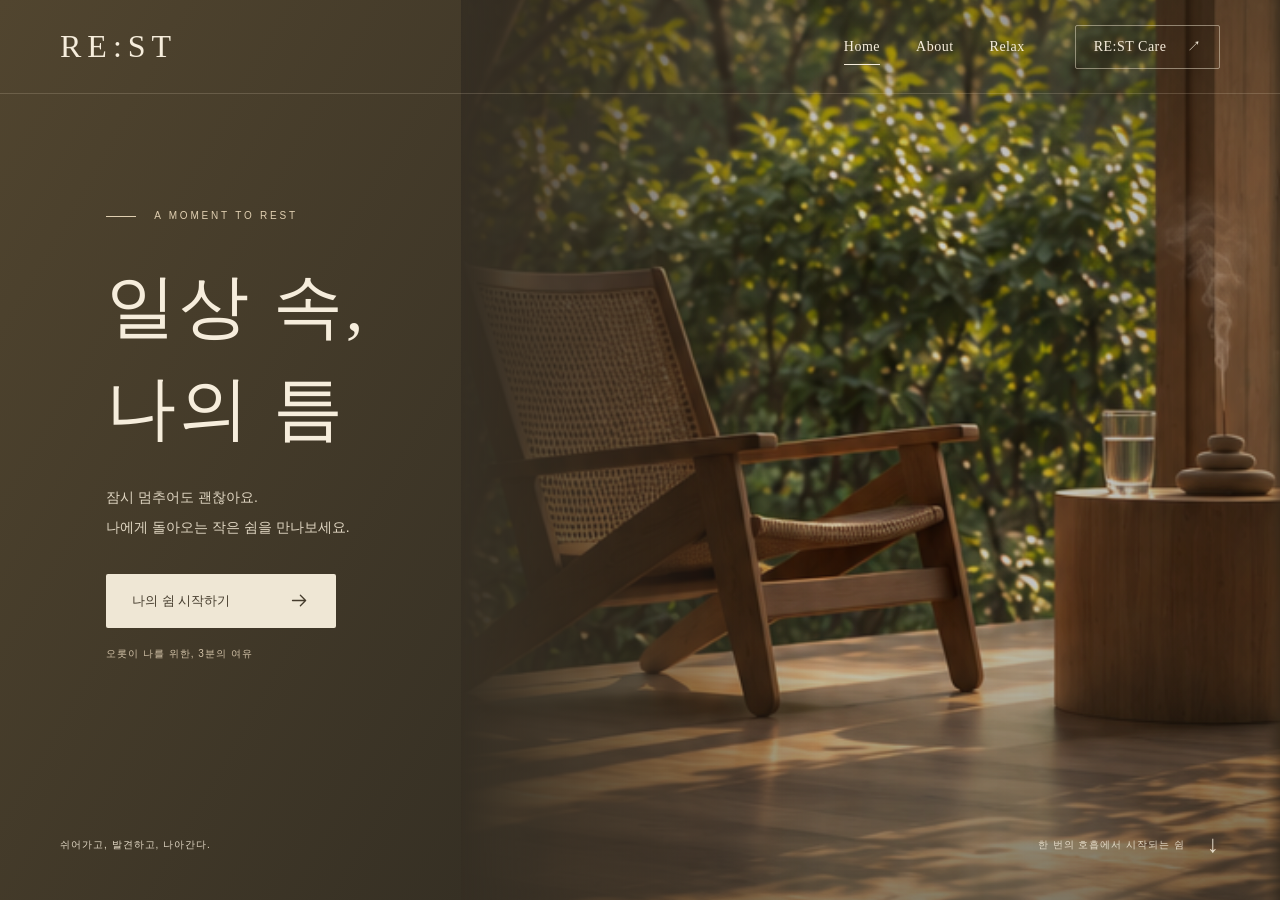
<file: A1-3/index.html>
<!doctype html>
<html lang="ko">
<head>
  <meta charset="UTF-8">
  <meta name="viewport" content="width=device-width, initial-scale=1">
  <meta name="theme-color" content="#eee8dc">
  <meta name="description" content="일상 속, 나의 틈. 나에게 필요한 쉼을 발견하고 3분의 편안한 호흡으로 쉬어가는 RE:ST.">
  <title>RE:ST — 일상 속, 나의 틈</title>
  <link rel="icon" href="images/favicon.svg" type="image/svg+xml">
  <link rel="stylesheet" href="css/style.css">
  <script src="js/app.js" defer></script>
</head>
<body data-page="home">
  <a class="skip-link" href="#main">본문으로 건너뛰기</a>
  <svg class="icon-library" xmlns="http://www.w3.org/2000/svg" aria-hidden="true">
    <symbol id="i-arrow" viewBox="0 0 24 24"><path d="M4 12h15m-6-6 6 6-6 6"/></symbol>
    <symbol id="i-leaf" viewBox="0 0 48 48"><path d="M39 8C15 8 7 18 12 31c13 9 27-2 27-23Z"/><path d="m8 40 24-25"/></symbol>
    <symbol id="i-moon" viewBox="0 0 48 48"><path d="M36 32A19 19 0 0 1 17 8a18 18 0 1 0 23 24c-1 .3-3 .3-4 0Z"/></symbol>
    <symbol id="i-heart" viewBox="0 0 48 48"><path d="m24 39-15-15C-1 13 14 1 24 14 34 1 49 13 39 24Z"/></symbol>
    <symbol id="i-sun" viewBox="0 0 48 48"><circle cx="24" cy="24" r="8"/><path d="M24 4v5m0 30v5M4 24h5m30 0h5M10 10l4 4m20 20 4 4M10 38l4-4m20-20 4-4"/></symbol>
    <symbol id="i-volume" viewBox="0 0 24 24"><path d="M4 9h4l5-4v14l-5-4H4Zm13-2a8 8 0 0 1 0 10m3-13a12 12 0 0 1 0 16"/></symbol>
  </svg>
  <header class="site-header">
    <a class="wordmark" href="#home" aria-label="RE:ST 홈">RE:ST</a>
    <nav class="main-nav" aria-label="주요 메뉴">
      <a href="#home" data-nav="home" aria-current="page">Home</a>
      <a href="#about" data-nav="about">About</a>
      <a href="#relax" data-nav="relax">Relax</a>
      <a class="nav-care" href="#care" data-nav="care">RE:ST Care <span aria-hidden="true">↗</span></a>
    </nav>
  </header>

  <main id="main" tabindex="-1">
    <section id="home" class="page home-page" aria-labelledby="home-title">
      <div class="home-photo" role="img" aria-label="오후 햇살이 드는 나무 문 너머의 의자와 초록 나무">
        <svg viewBox="425 150 460 1386" preserveAspectRatio="xMidYMid slice" aria-hidden="true"><image href="01_home_ui_website_landing.png" width="1024" height="1536"/></svg>
      </div>
      <div class="home-content">
        <p class="eyebrow"><span class="small-line"></span> A MOMENT TO REST</p>
        <h1 id="home-title">일상 속,<br>나의 틈</h1>
        <p class="home-description">잠시 멈추어도 괜찮아요.<br>나에게 돌아오는 작은 쉼을 만나보세요.</p>
        <a class="button button-light" href="#about">나의 쉼 시작하기 <svg><use href="#i-arrow"/></svg></a>
        <p class="home-note">오롯이 나를 위한, 3분의 여유</p>
      </div>
      <div class="home-bottom"><span>쉬어가고, 발견하고, 나아간다.</span><span class="home-scroll">한 번의 호흡에서 시작되는 쉼 <span aria-hidden="true">↓</span></span></div>
    </section>

    <section id="about" class="page about-page" aria-labelledby="about-title" hidden>
      <div class="about-intro content-width">
        <div class="about-copy">
          <p class="eyebrow">THE ART OF A LITTLE PAUSE</p>
          <h1 id="about-title">쉼에도,<br>나만의 속도가 있으니까.</h1>
          <p class="body-copy">RE:ST는 숨가쁜 일상 속,<br>나에게 필요한 쉼을 발견하는 공간입니다.</p>
          <p class="muted">잘 쉬어야 한다는 부담도 내려놓고,<br>지금의 나에게 작은 틈을 내어주세요.</p>
          <div class="about-caption"><span class="small-line"></span> 쉬어가고, 발견하고, 나아간다.</div>
        </div>
        <div class="about-photo" role="img" aria-label="따뜻한 햇빛과 나뭇잎 그림자가 드리운 아늑한 공간"><svg viewBox="0 950 979 657" preserveAspectRatio="xMidYMid slice" aria-hidden="true"><image href="02_About_Final.png" width="979" height="1607"/></svg><span>Nothing to do. Just be.</span></div>
      </div>
      <div class="journey content-width">
        <a class="journey-item available" href="#relax"><span class="journey-number">01</span><svg class="course-icon"><use href="#i-leaf"/></svg><div><h2>Relax <span>3 MIN</span></h2><p>호흡으로 긴장을 내려놓고</p><span class="availability">지금 쉬어갈 수 있어요 <span aria-hidden="true">↗</span></span></div></a>
        <div class="journey-item"><span class="journey-number">02</span><svg class="course-icon"><use href="#i-sun"/></svg><div><h2>Refresh <span>6 MIN</span></h2><p>ASMR로 감각을 환기하며</p><span class="coming-soon">준비 중</span></div></div>
        <div class="journey-item"><span class="journey-number">03</span><svg class="course-icon"><use href="#i-moon"/></svg><div><h2>Return <span>9 MIN</span></h2><p>명상으로 차분히 일상에 나아갑니다</p><span class="coming-soon">준비 중</span></div></div>
      </div>
      <div class="care-intro content-width"><p><strong>RE:ST Care</strong> 지금, 당신에게 필요한 휴식을 제안하고 쉼을 도와드립니다.</p><p>현재는 Relax의 3분 호흡 코스를 제공합니다.</p></div>
      <section class="choose-section" aria-labelledby="choose-title">
        <p class="eyebrow">YOUR OWN WAY TO REST</p>
        <h2 id="choose-title">나에게 맞는 쉼을<br>시작하세요.</h2>
        <div class="choose-actions"><a class="choice" href="#relax"><span>Personal <span aria-hidden="true">↗</span></span><small>내 마음에 맞는 호흡을 직접 선택해요</small></a><a class="choice choice-care" href="#care"><span>RE:ST Care <span aria-hidden="true">↗</span></span><small>AI와 함께 지금 필요한 쉼을 찾아요</small></a></div>
      </section>
    </section>

    <section id="relax" class="page relax-page" aria-labelledby="relax-title" hidden>
      <div class="page-intro content-width"><p class="eyebrow">RELAX · 3 MINUTES FOR YOURSELF</p><h1 id="relax-title">잠시, 호흡의 시간</h1><p class="muted">지금의 마음에 닿는 호흡을 골라보세요.<br class="mobile-only"> 잘하려고 애쓰지 않아도 괜찮아요.</p></div>
      <div class="relax-layout content-width">
        <div class="relax-photo"><img src="Relax_2.jpeg" alt="오후 햇살 아래 편안하게 눈을 감고 쉬는 모습" width="735" height="1133"><div><p>A softer breath.<br>A quieter mind.</p><span>지금, 단 3분만 나에게 집중해보세요.</span></div></div>
        <div class="course-panel">
          <p class="section-label">나에게 맞는 호흡 <span>모든 코스 3분</span></p>
          <fieldset class="course-options"><legend class="sr-only">호흡 코스 선택</legend>
            <label class="course-option"><input type="radio" name="course" value="focus" checked><svg class="course-icon"><use href="#i-leaf"/></svg><span class="course-copy"><strong>기본 집중 호흡</strong><span>지금 이 순간, 마음에 집중해요.</span></span><span class="radio-mark" aria-hidden="true"></span></label>
            <label class="course-option"><input type="radio" name="course" value="sleep"><svg class="course-icon"><use href="#i-moon"/></svg><span class="course-copy"><strong>편안한 수면 호흡</strong><span>몸과 마음을 편안하게 해요.</span></span><span class="radio-mark" aria-hidden="true"></span></label>
            <label class="course-option"><input type="radio" name="course" value="relax"><svg class="course-icon"><use href="#i-heart"/></svg><span class="course-copy"><strong>긴장을 푸는 호흡</strong><span>무거운 마음을 가볍게 해요.</span></span><span class="radio-mark" aria-hidden="true"></span></label>
          </fieldset>
          <button class="button button-dark full-width" id="open-player" type="button">이 호흡으로 시작하기 <svg><use href="#i-arrow"/></svg></button>
          <p class="course-tip">이어폰과 함께라면, 조금 더 온전한 쉼.</p>
          <a class="text-link course-help" href="#care">무엇이 필요할지 모르겠다면 <span>RE:ST Care ↗</span></a>
        </div>
      </div>
    </section>

    <section id="care" class="page care-page" aria-labelledby="care-title" hidden>
      <div class="care-layout content-width">
        <div class="care-copy"><p class="eyebrow">A LITTLE CARE, JUST FOR YOU</p><h1 id="care-title">지금, 당신의<br>마음은 어떤가요?</h1><p class="body-copy">조금만 알려주세요.<br>당신에게 어울리는 쉼을 제안할게요.</p><div class="care-still"><img src="Relax.jpg" alt="햇빛이 비치는 부드러운 천에 편안하게 포갠 두 손" width="736" height="977"><span>Every feeling is welcome here.</span></div><p class="care-footnote">RE:ST Care는 준비된 세 가지 호흡 중 하나를<br>AI로 추천해요. 입력은 추천을 위해 Codyssey AI 서비스로 전송됩니다.</p></div>
        <div class="care-form-panel">
          <div id="care-input"><div class="form-heading"><span class="serif">RE:ST Care</span><span class="pill">나를 위한 작은 제안</span></div>
            <form id="care-form" novalidate>
              <fieldset class="environment-field"><legend><span class="field-number">01</span> 지금 어디에 있나요?</legend><div class="environment-options"><label><input type="radio" name="environment" value="집" required><span>집</span></label><label><input type="radio" name="environment" value="학교"><span>학교</span></label><label><input type="radio" name="environment" value="회사"><span>회사</span></label><label><input type="radio" name="environment" value="이동 중"><span>이동 중</span></label><label><input type="radio" name="environment" value="다른 곳"><span>다른 곳</span></label></div><p class="field-hint">이동 중에는 안전하게 멈춘 곳에서 쉬어가세요.</p></fieldset>
              <div class="form-field"><label for="situation"><span class="field-number">02</span> 어떤 하루를 보내고 있나요?</label><textarea id="situation" name="situation" rows="3" required maxlength="300" placeholder="오랜 작업을 마치고 머리가 복잡해요." aria-describedby="situation-count"></textarea><span class="char-count" id="situation-count">0 / 300</span></div>
              <div class="form-field"><label for="need"><span class="field-number">03</span> 지금 어떤 도움이 필요한가요?</label><input id="need" name="need" type="text" required maxlength="150" placeholder="긴장을 내려놓고 싶어요." aria-describedby="need-hint"><div class="need-suggestions" aria-label="필요한 도움 예시"><button type="button" data-need="마음에 집중하고 싶어요.">집중하고 싶어요</button><button type="button" data-need="편안하게 잠들고 싶어요.">잘 자고 싶어요</button><button type="button" data-need="긴장을 내려놓고 싶어요.">긴장을 풀고 싶어요</button></div><p class="field-hint" id="need-hint">짧게 적어도 충분해요. 최대 150자 · 개인정보는 적지 마세요.</p></div>
              <p id="care-status" class="form-status" role="status" aria-live="polite"></p>
              <button class="button button-dark full-width" id="recommend-button" type="submit"><span>나에게 맞는 쉼 찾기</span><svg><use href="#i-arrow"/></svg></button>
              <a href="#relax" class="form-skip">직접 호흡을 고를게요 <span aria-hidden="true">↗</span></a>
            </form>
          </div>
          <div id="care-result" class="care-result" hidden tabindex="-1" aria-labelledby="result-title"><p class="eyebrow">A MOMENT CHOSEN FOR YOU</p><div class="result-icon"><svg class="course-icon"><use id="result-symbol" href="#i-heart"/></svg></div><p class="result-label">지금 당신에게 어울리는 쉼</p><h2 id="result-title"></h2><p id="result-reason"></p><p class="result-duration">RELAX <span>·</span> 3 MIN</p><button class="button button-dark full-width" id="accept-recommendation" type="button">이 코스로 쉬어가기 <svg><use href="#i-arrow"/></svg></button><button class="text-button" id="edit-care" type="button">내 마음 다시 알려주기</button></div>
        </div>
      </div>
    </section>

    <section id="breathe" class="page breathe-page" aria-labelledby="breathe-title" hidden>
      <div class="player-shell"><a class="back-link" href="#relax">← 호흡 다시 고르기</a><p class="eyebrow">RELAX · A MOMENT TO REST</p><h1 id="breathe-title">기본 집중 호흡</h1><p id="player-subtitle">편안한 자세로, 나의 호흡에 귀 기울여보세요.</p>
        <div id="breathing-guide" class="breathing-guide"><div id="breath-orb" class="breath-orb" aria-hidden="true"></div><div class="breath-words"><span class="breath-caption" id="breath-caption">나만의 속도로</span><p id="breath-instruction" role="status" aria-live="polite">준비되면 시작해요</p><span id="breath-count" aria-hidden="true">RE:ST</span></div></div>
        <div class="timer-row"><span>나에게 머무는 시간</span><span><span id="elapsed">00:00</span><span class="timer-total"> / 03:00</span></span></div><progress id="session-progress" value="0" max="180" aria-label="3분 호흡 진행 시간"></progress>
        <p id="player-error" class="player-error" role="alert"></p><div class="player-controls"><button class="icon-button" id="restart-session" type="button" aria-label="처음부터 다시 시작">↺</button><button class="button button-light play-button" id="toggle-play" type="button"><span id="play-symbol" aria-hidden="true">▷</span><span id="play-label">호흡 시작</span></button><button class="icon-button" id="mute-audio" type="button" aria-label="음소거" aria-pressed="false"><svg><use href="#i-volume"/></svg></button></div>
        <div class="volume-control"><label for="volume">소리 크기</label><input id="volume" type="range" min="0" max="100" value="65"><output id="volume-value" for="volume">65%</output></div><p class="breathing-note">호흡은 편안한 만큼만 따라오세요.<br>불편하거나 어지러우면 중단하고 자연스럽게 호흡하세요.</p>
        <div id="completion" class="completion" hidden tabindex="-1"><span class="completion-mark" aria-hidden="true">✓</span><p class="eyebrow">YOU MADE ROOM FOR YOURSELF</p><h2>잘 쉬었어요.</h2><p>나를 위해 내어준 3분.<br>조금 가벼운 마음으로, 다시 일상에 나아가세요.</p><a class="button button-light" href="#home">홈으로 돌아가기 <svg><use href="#i-arrow"/></svg></a><button class="text-button" id="repeat-session" type="button">한 번 더 쉬어가기</button></div>
      </div>
      <audio id="breathing-audio" preload="none" loop></audio>
    </section>
  </main>
  <footer class="site-footer"><a class="wordmark" href="#home">RE:ST</a><span>일상 속, 나의 틈</span><span>A moment to rest.</span></footer>
  <noscript><p class="noscript-notice">호흡 플레이어와 AI 추천을 사용하려면 브라우저에서 JavaScript를 켜주세요.</p></noscript>
</body>
</html>
</file>
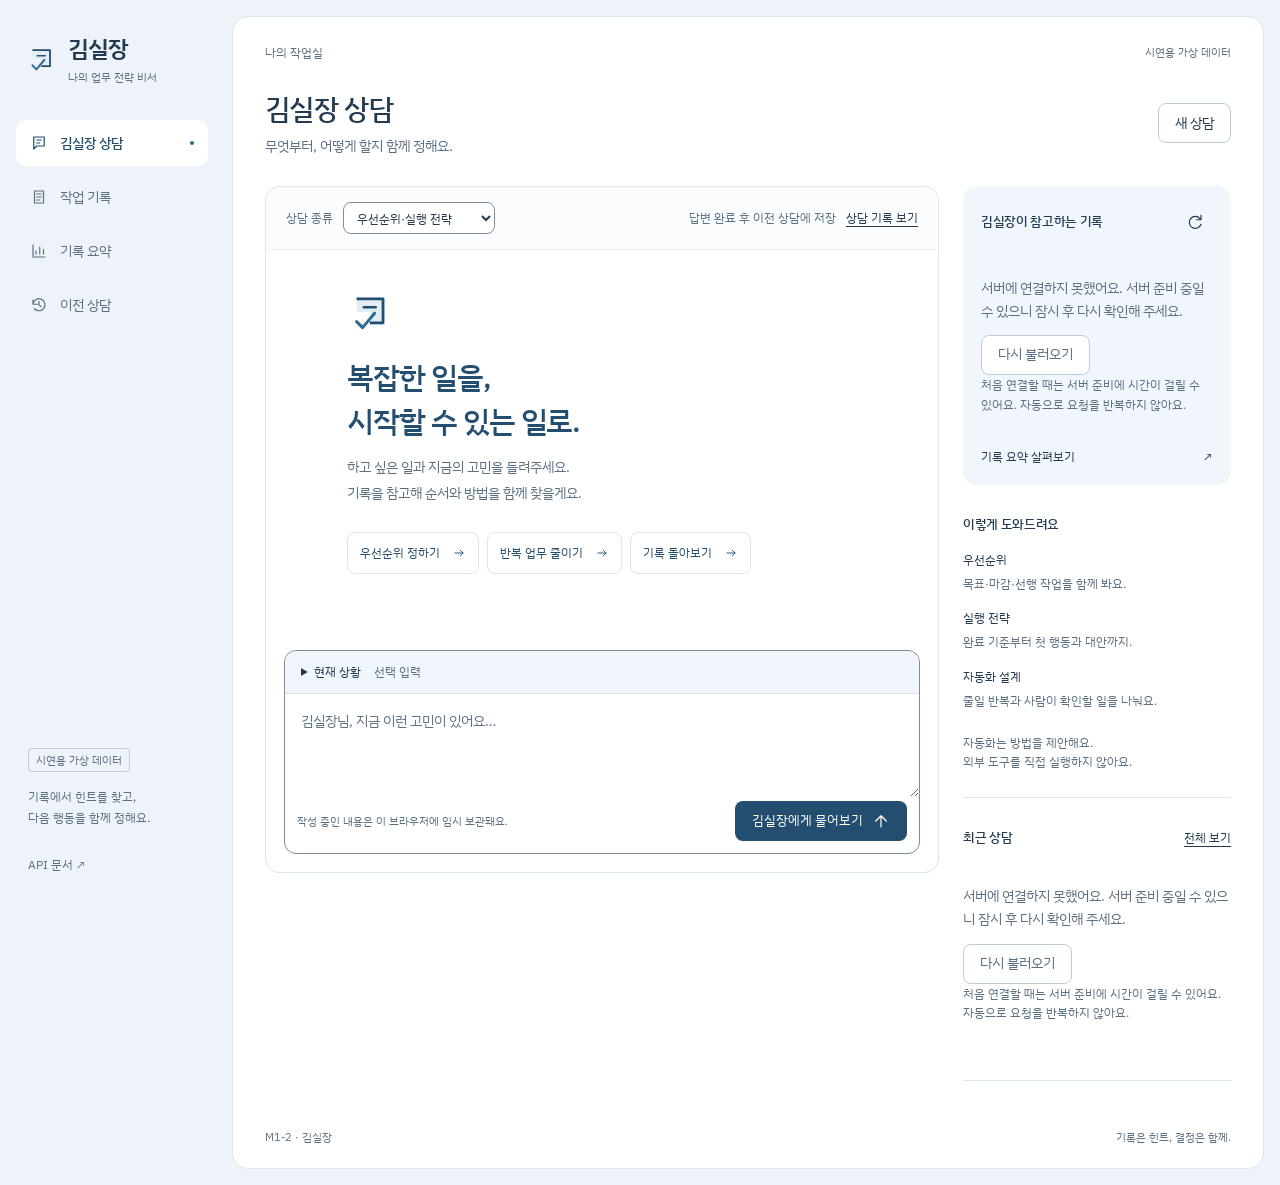
<file: M1-2/frontend/index.html>
<!doctype html>
<html lang="ko">
<head>
  <meta charset="utf-8">
  <meta name="viewport" content="width=device-width, initial-scale=1">
  <meta name="theme-color" content="#edf3f8">
  <meta name="description" content="작업 기록을 바탕으로 우선순위, 실행 전략과 자동화 방법을 함께 정하는 김실장.">
  <title>김실장 · 나의 업무 전략 비서</title>
  <link rel="icon" href="./mark.svg?v=20261028d" type="image/svg+xml">
  <link rel="preconnect" href="https://fonts.googleapis.com">
  <link rel="preconnect" href="https://fonts.gstatic.com" crossorigin>
  <link href="https://fonts.googleapis.com/css2?family=IBM+Plex+Sans:wght@400;500;600&family=IBM+Plex+Sans+KR:wght@400;500;600&display=swap" rel="stylesheet">
  <link rel="stylesheet" href="./styles.css?v=20261028d">
  <script src="./config.js"></script>
  <script type="module" src="./app.js?v=20261028d"></script>
</head>
<body>
  <a class="skip-link" href="#main">본문으로 건너뛰기</a>
  <aside class="sidebar">
    <a class="brand" href="#chat" aria-label="김실장 상담 홈"><img src="./mark.svg?v=20261028d" alt="" width="32" height="32"><span>김실장<small>나의 업무 전략 비서</small></span></a>
    <nav aria-label="주요 메뉴">
      <a href="#chat" data-nav="chat"><svg aria-hidden="true" viewBox="0 0 24 24"><path d="M5 4h14v12H9l-4 4V4Z"/><path d="M9 8h6m-6 4h4"/></svg>김실장 상담</a>
      <a href="#records" data-nav="records"><svg aria-hidden="true" viewBox="0 0 24 24"><path d="M6 4h12v16H6zM9 8h6m-6 4h6m-6 4h4"/></svg>작업 기록</a>
      <a href="#summary" data-nav="summary"><svg aria-hidden="true" viewBox="0 0 24 24"><path d="M4 4v16h16M8 16v-4m5 4V7m5 9v-6"/></svg>기록 요약</a>
      <a href="#history" data-nav="history"><svg aria-hidden="true" viewBox="0 0 24 24"><path d="M4 11a8 8 0 1 1 2 6M4 5v6h6m2-4v5l3 2"/></svg>이전 상담</a>
    </nav>
    <div class="sidebar-bottom"><span class="demo-label">시연용 가상 데이터</span><p>기록에서 힌트를 찾고,<br>다음 행동을 함께 정해요.</p><a id="docs-link" href="http://127.0.0.1:8000/docs" target="_blank" rel="noopener">API 문서 <span aria-hidden="true">↗</span></a></div>
  </aside>
  <main id="main" tabindex="-1">
    <div class="scope-line"><span>나의 작업실</span><span class="demo-label">시연용 가상 데이터</span></div>
    <section id="view-chat" class="view" aria-labelledby="chat-heading">
      <header class="page-heading"><div><h1 id="chat-heading" tabindex="-1">김실장 상담</h1><p id="chat-subtitle">무엇부터, 어떻게 할지 함께 정해요.</p></div><div class="chat-heading-actions"><button id="toggle-reference" class="secondary" type="button" aria-expanded="false" aria-controls="chat-reference" hidden>참고 기록</button><button id="new-chat" class="secondary chat-lock" type="button">새 상담</button></div></header>
      <div class="chat-layout">
        <div class="counsel-panel">
          <div class="chat-toolbar"><label for="chat-mode">상담 종류</label><select id="chat-mode" class="chat-lock"><option value="strategy">우선순위·실행 전략</option><option value="automation">자동화 설계</option><option value="review">기록 돌아보기</option></select><span id="save-state" class="small muted">답변 완료 후 이전 상담에 저장</span><a class="saved-history-link" href="#history">상담 기록 보기</a></div>
          <div id="messages" class="messages" role="region" aria-label="상담 메시지" tabindex="0">
            <div id="welcome" class="welcome"><img src="./mark.svg?v=20261028d" alt="" width="48" height="48"><h2>복잡한 일을,<br>시작할 수 있는 일로.</h2><p>하고 싶은 일과 지금의 고민을 들려주세요.<br>기록을 참고해 순서와 방법을 함께 찾을게요.</p><div class="starters"><button type="button" data-starter="오늘 해야 할 일이 여러 개인데 무엇부터 하면 좋을까요?" data-mode="strategy">우선순위 정하기 <svg aria-hidden="true" viewBox="0 0 24 24"><path d="M5 12h14m-5-5 5 5-5 5"/></svg></button><button type="button" data-starter="반복 작업 중 자동화 후보와 작은 검증 방법을 함께 찾아주세요." data-mode="automation">반복 업무 줄이기 <svg aria-hidden="true" viewBox="0 0 24 24"><path d="M5 12h14m-5-5 5 5-5 5"/></svg></button><button type="button" data-starter="저장된 가상 작업 기록의 최근 변화와 확인할 점을 정리해 주세요." data-mode="review">기록 돌아보기 <svg aria-hidden="true" viewBox="0 0 24 24"><path d="M5 12h14m-5-5 5 5-5 5"/></svg></button></div></div>
          </div>
          <button type="button" id="latest-message" class="secondary latest-message" hidden>대화 맨 아래로</button>
          <div id="chat-progress" role="status" class="progress" hidden><span class="spinner" aria-hidden="true"></span><span id="chat-progress-text">김실장이 기록을 살펴보고 있어요…</span></div>
          <div id="chat-error" class="inline-feedback" role="alert" hidden></div>
          <form id="chat-form" class="composer">
            <details id="context-details"><summary>현재 상황 <span id="context-summary">선택 입력</span></summary><fieldset id="context-fields" class="chat-lock-fieldset"><legend class="sr-only">현재 상담 조건</legend><p class="small muted">바꾼 조건만 다음 질문과 함께 전달해요. 말로 알려주셔도 괜찮아요.</p><div class="form-grid"><label>이번 목표<input id="context-goal" maxlength="500" placeholder="예: 지원서 초안 완성"></label><label>가능 시간 <span class="muted">(분)</span><input id="context-time" type="number" min="1" max="1440" step="1" placeholder="예: 60"></label></div><label>제약·참고 사항<textarea id="context-constraints" rows="2" maxlength="1000" placeholder="예: 오늘은 자료 정리까지만 할 수 있어요."></textarea></label><div class="section-inline"><span>오늘 할 일 <span class="small muted">최대 10개</span></span><button type="button" id="add-task" class="text-button">할 일 추가</button></div><div id="context-tasks"></div><p class="small muted">마감과 중요도는 직접 알려주신 내용을 기준으로 해요.</p></fieldset></details>
            <label class="sr-only" for="chat-input">김실장에게 질문</label><textarea id="chat-input" rows="3" maxlength="4000" required aria-describedby="draft-state" placeholder="김실장님, 지금 이런 고민이 있어요…"></textarea><div class="composer-footer"><span id="draft-state" class="small muted">작성 중인 내용은 이 브라우저에 임시 보관돼요.</span><button id="send-chat" type="submit" class="primary"><span id="send-label">김실장에게 물어보기</span> <svg aria-hidden="true" viewBox="0 0 24 24"><path d="m5 12 7-7 7 7M12 5v15"/></svg></button></div>
          </form>
        </div>
        <aside id="chat-reference" class="reference-rail" aria-label="상담 참고 자료"><section><div class="section-inline"><h2>김실장이 참고하는 기록</h2><button id="refresh-reference" type="button" class="icon-button" aria-label="참고 기록 새로고침"><svg aria-hidden="true" viewBox="0 0 24 24"><path d="M19 8a8 8 0 1 0 1 7M20 3v6h-6"/></svg></button></div><div id="reference-summary" class="reference-summary"><p class="muted">기록을 불러오고 있어요…</p></div><a href="#summary" class="arrow-link">기록 요약 살펴보기 <span aria-hidden="true">↗</span></a></section><section class="how-to"><h2>이렇게 도와드려요</h2><dl><dt>우선순위</dt><dd>목표·마감·선행 작업을 함께 봐요.</dd><dt>실행 전략</dt><dd>완료 기준부터 첫 행동과 대안까지.</dd><dt>자동화 설계</dt><dd>줄일 반복과 사람이 확인할 일을 나눠요.</dd></dl><p class="small muted">자동화는 방법을 제안해요.<br>외부 도구를 직접 실행하지 않아요.</p></section><section><div class="section-inline"><h2>최근 상담</h2><a href="#history" class="small">전체 보기</a></div><div id="recent-conversations"><p class="small muted">이전 상담을 불러오고 있어요…</p></div></section></aside>
      </div>
    </section>
    <section id="view-records" class="view" hidden aria-labelledby="records-heading"><header class="page-heading"><div><h1 id="records-heading" tabindex="-1">작업 기록</h1><p>끝낸 작업의 시간을 남기면, 다음 전략의 근거가 돼요.</p></div><button id="refresh-records" class="secondary" type="button">목록 새로고침</button></header><div class="records-layout"><section class="panel record-list-panel"><div class="section-inline"><h2>저장된 작업 <span id="record-total" class="muted"></span></h2><button type="button" id="jump-record-form" class="text-button">기록 추가</button></div><div id="record-list" aria-live="polite"></div><div id="record-pagination" class="pagination"></div></section><section class="panel record-editor"><h2 id="record-form-heading">작업 기록 추가</h2><p class="small muted">여기에 입력한 기록도 가상 데이터로 저장돼요.</p><form id="record-form"><fieldset id="record-fields"><legend class="sr-only">작업 기록 입력</legend><label>작업 날짜<input name="date" type="date" required></label><label>작업명<input name="task_name" maxlength="80" required placeholder="예: 지원서 작성"></label><label>분야<select name="category"><option>프리랜서</option><option>취업</option><option>창업</option></select></label><div class="form-grid"><label>실제 시간 (분)<input name="value" type="number" min="1" max="1440" step="1" required placeholder="60"></label><label>예상 시간 (분)<input name="estimated_minutes" type="number" min="1" max="1440" step="1" placeholder="선택"></label></div><label>메모 <span class="muted">(선택)</span><textarea name="memo" rows="3" maxlength="2000" placeholder="어떤 작업을 했나요?"></textarea></label></fieldset><div id="record-feedback" class="inline-feedback" role="status" hidden></div><div class="form-actions"><button id="cancel-record-edit" class="secondary" type="button" hidden>수정 취소</button><button id="save-record" class="primary" type="submit">기록 저장</button></div></form></section></div></section>
    <section id="view-summary" class="view" hidden aria-labelledby="summary-heading"><header class="page-heading"><div><h1 id="summary-heading" tabindex="-1">기록 요약</h1><p>기록에서 보이는 변화와, 더 나아질 여지를 살펴봐요.</p></div><button id="refresh-summary" class="secondary" type="button">요약 새로고침</button></header><div id="summary-content" aria-live="polite"></div></section>
    <section id="view-history" class="view" hidden aria-labelledby="history-heading"><header class="page-heading"><div><h1 id="history-heading" tabindex="-1">이전 상담</h1><p>질문과 답변은 여기에 자동 저장돼요. 완료한 일은 ‘작업 기록’에 따로 남겨 주세요.</p></div><button id="refresh-history" class="secondary chat-lock" type="button">목록 새로고침</button></header><section id="local-drafts" class="local-drafts" hidden></section><section class="panel history-panel"><div class="section-inline"><h2>저장된 상담 <span id="history-total" class="muted"></span></h2><span class="small muted">마지막 대화 순</span></div><div id="history-list" aria-live="polite"></div><div id="history-pagination" class="pagination"></div></section></section>
    <footer class="app-footer">M1-2 · 김실장 <span>기록은 힌트, 결정은 함께.</span></footer>
  </main>
  <div id="toast" class="toast" role="status" hidden></div>
  <div id="chat-announcement" class="sr-only" role="status" aria-live="polite" aria-atomic="true"></div>
  <dialog id="confirm-dialog" aria-labelledby="confirm-title" aria-describedby="confirm-description"><form method="dialog"><h2 id="confirm-title">삭제할까요?</h2><p id="confirm-description"></p><p id="confirm-error" class="inline-feedback" role="alert" hidden></p><div class="form-actions"><button id="confirm-cancel" value="cancel" class="secondary">취소</button><button id="confirm-delete" value="delete" class="danger">삭제하기</button></div></form></dialog>
  <noscript>김실장은 JavaScript가 필요해요. 브라우저에서 JavaScript를 허용한 뒤 새로고침해 주세요.</noscript>
</body>
</html>
</file>
<file: A1-3/css/style.css>
/* 1. Brand and shared elements */
:root {
  --paper: #f5f2eb;
  --cream: #eee8dc;
  --ink: #453e32;
  --muted: #756d5e;
  --line: #d8d0c1;
  --gold: #ad9060;
  --olive: #5d604a;
  --serif: Georgia,"Batang","바탕",serif;
  --sans: "Malgun Gothic","맑은 고딕",Arial,sans-serif
}

* {
  box-sizing: border-box
}

html {
  scroll-behavior: smooth
}

body {
  margin: 0;
  background: var(--paper);
  color: var(--ink);
  font-family: var(--sans);
  font-size: 14px;
  line-height: 1.7;
  word-break: keep-all
}

button,input,textarea {
  font: inherit
}

a {
  color: inherit;
  text-decoration: none
}

button {
  cursor: pointer
}

button:disabled {
  cursor: wait;
  opacity: .6
}

button,a,input,textarea {
  -webkit-tap-highlight-color: transparent
}

button,a {
  touch-action: manipulation
}

button {
  color: inherit
}

svg {
  fill: none;
  stroke: currentColor;
  stroke-width: 1.5;
  stroke-linecap: round;
  stroke-linejoin: round;
  width: 24px;
  height: 24px;
  flex-shrink: 0
}

img {
  display: block;
  max-width: 100%
}

[hidden] {
  display: none!important
}

h1,h2,p {
  margin: 0
}

h1,h2 {
  font-weight: 400
}

h1 {
  font-family: var(--serif);
  font-size: clamp(32px,3.1vw,46px);
  line-height: 1.5;
  letter-spacing: -1.5px
}

fieldset {
  margin: 0;
  padding: 0;
  border: 0;
  min-width: 0
}

button {
  border: 0
}

a:focus-visible,button:focus-visible,input:focus-visible,textarea:focus-visible,[tabindex]:focus-visible {
  outline: 2px solid var(--gold);
  outline-offset: 5px
}

input,textarea {
  accent-color: var(--olive)
}

.sr-only,.icon-library {
  position: absolute;
  width: 1px;
  height: 1px;
  overflow: hidden;
  clip-path: inset(50%);
  white-space: nowrap
}

.skip-link {
  clip-path: inset(50%);
  position: fixed;
  z-index: 20;
  top: 8px;
  left: 8px;
  padding: 12px 20px;
  background: var(--paper);
  color: var(--ink);
  transform: translateY(-150%)
}

.skip-link:focus {
  clip-path: none;
  transform: none
}

.content-width {
  max-width: 1200px;
  margin-inline: auto;
  width: calc(100% - 120px)
}

.eyebrow {
  font-size: 10px;
  letter-spacing: 2.8px;
  font-weight: 500;
  line-height: 1.8
}

.muted {
  color: var(--muted);
  line-height: 1.95
}

.body-copy {
  font-size: 17px;
  line-height: 1.9
}

.small-line {
  width: 30px;
  height: 1px;
  display: inline-block;
  background: currentColor;
  vertical-align: middle
}

.button {
  min-height: 54px;
  padding: 14px 25px;
  display: inline-flex;
  align-items: center;
  justify-content: center;
  gap: 34px;
  font-size: 13px;
  border: 1px solid transparent;
  border-radius: 2px;
  transition: background .2s,color .2s
}

.button svg {
  width: 21px;
  height: 21px
}

.button-dark {
  background: var(--olive);
  color: #fffdf5
}

.button-dark:hover {
  background: #484d39
}

.button-light {
  background: #efe7d5;
  color: #453c2d
}

.button-light:hover {
  background: #fff9ec
}

.full-width {
  width: 100%;
  justify-content: space-between
}

.text-button {
  background: transparent;
  min-height: 44px;
  border-bottom: 1px solid currentColor;
  padding: 8px 0;
  font-size: 12px
}

.text-link {
  font-size: 12px
}

.serif {
  font-family: var(--serif)
}

.mobile-only {
  display: none
}

.site-header {
  height: 94px;
  padding: 0 60px;
  display: flex;
  align-items: center;
  justify-content: space-between;
  border-bottom: 1px solid var(--line);
  position: relative;
  z-index: 5
}

.wordmark {
  font-family: var(--serif);
  font-size: 32px;
  letter-spacing: 6px;
  line-height: 1.4;
  display: inline-flex;
  align-items: center;
  min-height: 44px
}

.main-nav {
  display: flex;
  align-items: center;
  gap: 36px
}

.main-nav a {
  font-family: Georgia,serif;
  font-size: 14px;
  letter-spacing: .5px;
  min-height: 44px;
  display: inline-flex;
  align-items: center;
  position: relative
}

.main-nav a[aria-current="page"]:after {
  content: "";
  position: absolute;
  bottom: 4px;
  left: 0;
  right: 0;
  height: 1px;
  background: currentColor
}

.main-nav .nav-care {
  margin-left: 14px;
  border: 1px solid #b2a996;
  border-radius: 2px;
  padding: 0 18px;
  gap: 20px
}

.main-nav .nav-care[aria-current="page"]:after {
  display: none
}

.site-footer {
  display: flex;
  align-items: center;
  gap: 30px;
  margin: 60px 60px 0;
  padding: 24px 0;
  border-top: 1px solid var(--line);
  color: var(--muted);
  font-size: 10px;
  letter-spacing: 1px
}

.site-footer .wordmark {
  font-size: 19px;
  letter-spacing: 4px;
  color: var(--ink)
}

.site-footer>span:last-child {
  margin-left: auto;
  font-family: var(--serif);
  font-size: 13px;
  letter-spacing: 0
}

.page {
  min-height: calc(100svh - 214px)
}

/* 2. Home. The SVG viewport crops lettering out of the original mockup. */
body[data-page="home"] {
  background: #302a1f;
  color: #f6eddc
}

body[data-page="home"] .site-header {
  position: absolute;
  inset: 0 0 auto;
  border-color: #eadabe30
}

body[data-page="home"] .main-nav .nav-care {
  border-color: #f0e5cf7a
}

body[data-page="home"] .site-footer {
  display: none
}

.home-page {
  min-height: 800px;
  height: 100svh;
  position: relative;
  isolation: isolate;
  overflow: hidden;
  background: linear-gradient(120deg,#51452f,#312c22 65%)
}

.home-photo {
  position: absolute;
  inset: 0 0 0 36%;
  z-index: -2
}

.home-photo>svg {
  height: 100%;
  width: 100%;
  stroke: none;
  filter: brightness(.89)
}

.home-photo:after {
  content: "";
  position: absolute;
  inset: 0;
  background: linear-gradient(90deg,#352e23 0%,#352e230d 44%,#201e1740 100%),linear-gradient(0deg,#25221870,transparent 35%,transparent 80%,#26201450)
}

.home-content {
  position: relative;
  width: 55%;
  padding: clamp(180px,23vh,235px) 0 110px max(8.3vw,60px)
}

.home-content .eyebrow {
  display: flex;
  align-items: center;
  gap: 18px;
  color: #e0cfb1
}

.home-content h1 {
  font-size: clamp(58px,5.5vw,84px);
  line-height: 1.45;
  letter-spacing: 3px;
  margin-top: 30px
}

.home-description {
  font-size: 14px;
  color: #e0d6c2;
  line-height: 2.1;
  margin: 24px 0 32px
}

.home-content .button {
  min-width: 230px;
  justify-content: space-between
}

.home-note {
  font-size: 10px;
  color: #d4c4a9;
  letter-spacing: 1px;
  margin-top: 17px
}

.home-bottom {
  position: absolute;
  bottom: 35px;
  left: 60px;
  right: 60px;
  display: flex;
  align-items: center;
  justify-content: space-between;
  font-size: 10px;
  color: #e6dcc9;
  letter-spacing: 1px
}

.home-scroll {
  display: flex;
  align-items: center;
  gap: 22px
}

.home-scroll>span {
  font-size: 24px
}

/* 3. About and the Personal / Care choice */
.about-intro {
  display: grid;
  grid-template-columns: 1fr 1fr;
  gap: 70px;
  padding-block: 70px 60px;
  align-items: center
}

.about-copy h1 {
  margin: 18px 0 25px
}

.about-copy .muted {
  margin-top: 18px;
  font-size: 13px
}

.about-caption {
  font-size: 11px;
  display: flex;
  gap: 16px;
  align-items: center;
  margin-top: 38px
}

.about-photo {
  height: 415px;
  position: relative;
  overflow: hidden;
  background: #aa9167
}

.about-photo svg {
  height: 100%;
  width: 100%;
  stroke: none
}

.about-photo>span {
  position: absolute;
  bottom: 25px;
  left: 28px;
  color: #fff4dd;
  font-family: var(--serif);
  font-size: 17px;
  font-style: italic
}

.journey {
  display: grid;
  grid-template-columns: repeat(3,1fr);
  border-top: 1px solid var(--line);
  border-bottom: 1px solid var(--line)
}

.journey-item {
  display: flex;
  gap: 20px;
  align-items: center;
  padding: 34px 22px;
  position: relative
}

.journey-item+.journey-item {
  border-left: 1px solid var(--line)
}

.journey-item.available:hover {
  background: #ece7dc
}

.journey-number {
  font-size: 9px;
  align-self: flex-start;
  color: var(--muted)
}

.course-icon {
  width: 39px;
  height: 39px;
  stroke-width: 1.3
}

.journey-item h2 {
  font-family: var(--serif);
  font-size: 26px;
  line-height: 1.4
}

.journey-item h2 span {
  font-family: var(--sans);
  font-size: 9px;
  letter-spacing: 1px;
  margin-left: 12px;
  color: var(--muted)
}

.journey-item p {
  font-size: 11px;
  margin-block: 7px 10px
}

.availability,.coming-soon {
  font-size: 10px;
  color: var(--olive)
}

.coming-soon {
  border: 1px solid var(--line);
  padding: 2px 8px;
  color: var(--muted)
}

.care-intro {
  padding-block: 25px 45px;
  display: flex;
  align-items: center;
  justify-content: space-between;
  font-size: 11px;
  gap: 20px
}

.care-intro strong {
  font-family: var(--serif);
  font-size: 17px;
  font-weight: 400;
  margin-right: 15px
}

.care-intro>p:last-child {
  color: var(--muted);
  font-size: 10px
}

.choose-section {
  text-align: center;
  background: #e9e0cc;
  padding: 58px 25px 66px;
  position: relative
}

.choose-section h2 {
  font-family: var(--serif);
  font-size: 36px;
  line-height: 1.6;
  margin: 13px 0 30px
}

.choose-actions {
  display: flex;
  justify-content: center;
  gap: 22px
}

.choice {
  border: 1px solid #9c8b6e;
  min-width: 250px;
  text-align: left;
  padding: 19px 24px;
  transition: background .2s
}

.choice:hover {
  background: #f2ecdf
}

.choice>span {
  display: flex;
  justify-content: space-between;
  font-family: var(--serif);
  font-size: 22px;
  line-height: 1.4
}

.choice small {
  font-size: 10px;
  display: block;
  color: #665a45;
  margin-top: 8px
}

.choice-care {
  background: #d9cbae
}

/* 4. Course selection */
.page-intro {
  text-align: center;
  padding-top: 50px
}

.page-intro h1 {
  margin: 12px 0 15px
}

.page-intro .muted {
  font-size: 13px
}

.relax-layout {
  display: grid;
  grid-template-columns: 1fr 1fr;
  gap: 70px;
  align-items: center;
  max-width: 1060px;
  margin-top: 40px
}

.relax-photo {
  height: 438px;
  position: relative;
  overflow: hidden
}

.relax-photo img {
  width: 100%;
  height: 100%;
  object-fit: cover;
  object-position: 50% 56%
}

.relax-photo:after {
  content: "";
  position: absolute;
  inset: 45% 0 0;
  background: linear-gradient(0deg,#30281bd9,transparent)
}

.relax-photo>div {
  position: absolute;
  bottom: 32px;
  left: 32px;
  right: 20px;
  color: #f4e9d5;
  z-index: 1
}

.relax-photo>div>p {
  font-family: var(--serif);
  font-size: 28px;
  line-height: 1.25;
  font-style: italic
}

.relax-photo>div>span {
  font-size: 10px;
  display: block;
  margin-top: 15px
}

.section-label {
  display: flex;
  justify-content: space-between;
  font-size: 11px;
  margin-bottom: 18px
}

.section-label>span {
  color: var(--muted);
  font-size: 10px
}

.course-options {
  display: flex;
  flex-direction: column;
  gap: 12px;
  margin-bottom: 24px
}

.course-option {
  display: flex;
  align-items: center;
  gap: 20px;
  min-height: 93px;
  padding: 18px 20px;
  border: 1px solid var(--line);
  position: relative;
  cursor: pointer;
  transition: background .2s,border-color .2s
}

.course-option:has(input:checked) {
  background: #e9e8dc;
  border-color: #797c60
}

.course-option:has(input:focus-visible) {
  outline: 2px solid var(--gold);
  outline-offset: 3px
}

.course-option input {
  position: absolute;
  opacity: 0;
  width: 1px;
  height: 1px
}

.course-copy {
  display: flex;
  flex-direction: column;
  gap: 5px
}

.course-copy strong {
  font-size: 15px;
  font-weight: 400
}

.course-copy>span {
  font-size: 11px;
  color: var(--muted)
}

.course-option .course-icon {
  width: 34px;
  height: 34px;
  color: var(--olive)
}

.radio-mark {
  width: 17px;
  height: 17px;
  border: 1px solid #b0ab9c;
  border-radius: 50%;
  margin-left: auto;
  flex-shrink: 0
}

.course-option:has(input:checked) .radio-mark {
  background: var(--olive);
  border-color: var(--olive);
  box-shadow: inset 0 0 0 4px #e9e8dc
}

.course-tip {
  text-align: center;
  margin-top: 12px;
  font-size: 10px;
  color: var(--muted)
}

.course-help {
  display: flex;
  justify-content: space-between;
  border-top: 1px solid var(--line);
  padding-top: 23px;
  margin-top: 25px;
  font-size: 10px
}

.course-help>span {
  font-family: var(--serif);
  font-size: 13px
}

/* 5. RE:ST Care */
.care-layout {
  max-width: 1090px;
  display: grid;
  grid-template-columns: 1fr 1.16fr;
  gap: 105px;
  padding-top: 60px
}

.care-copy h1 {
  margin: 18px 0 22px;
  font-size: 40px
}

.care-copy .body-copy {
  font-size: 14px
}

.care-still {
  position: relative;
  height: 218px;
  margin: 30px 0 20px;
  overflow: hidden
}

.care-still img {
  height: 100%;
  width: 100%;
  object-fit: cover;
  object-position: center 56%;
  filter: brightness(.84)
}

.care-still>span {
  position: absolute;
  bottom: 15px;
  left: 18px;
  font-family: var(--serif);
  font-style: italic;
  font-size: 13px;
  color: #fff3df
}

.care-footnote {
  font-size: 10px;
  line-height: 1.9;
  color: var(--muted)
}

.care-form-panel {
  background: #eeeae0;
  border: 1px solid #e0d8c9;
  padding: 32px 36px;
  align-self: start;
  min-height: 604px
}

.form-heading {
  display: flex;
  align-items: center;
  justify-content: space-between;
  padding-bottom: 25px;
  margin-bottom: 28px;
  border-bottom: 1px solid var(--line);
  gap: 10px
}

.form-heading .serif {
  font-size: 25px
}

.pill {
  font-size: 9px;
  color: var(--muted);
  padding: 4px 9px;
  border: 1px solid var(--line);
  border-radius: 20px
}

.field-number {
  font-size: 10px;
  letter-spacing: 1px;
  color: #827355;
  margin-right: 11px
}

.form-field>label,.environment-field legend {
  font-size: 13px;
  display: block;
  margin-bottom: 14px
}

.environment-options {
  display: flex;
  gap: 7px;
  flex-wrap: wrap
}

.environment-options label {
  position: relative;
  cursor: pointer;
  flex: 1
}

.environment-options input {
  position: absolute;
  width: 1px;
  height: 1px;
  opacity: 0
}

.environment-options span {
  min-height: 42px;
  padding: 8px 9px;
  display: flex;
  align-items: center;
  justify-content: center;
  border: 1px solid #cfc6b6;
  font-size: 11px;
  white-space: nowrap
}

.environment-options input:checked+span {
  color: #fffdf5;
  background: var(--olive);
  border-color: var(--olive)
}

.environment-options input:focus-visible+span {
  outline: 2px solid var(--gold);
  outline-offset: 3px
}

.field-hint {
  font-size: 9px;
  color: var(--muted);
  margin-top: 8px;
  line-height: 1.8
}

.form-field {
  margin-top: 25px;
  position: relative
}

.form-field textarea,.form-field input {
  display: block;
  width: 100%;
  padding: 13px 14px;
  background: #f8f5ef;
  border: 1px solid var(--line);
  border-radius: 0;
  color: var(--ink);
  resize: vertical;
  font-size: 12px;
  line-height: 1.8
}

.form-field textarea {
  min-height: 94px;
  padding-bottom: 25px
}

.form-field input {
  min-height: 47px
}

::placeholder {
  color: #928777
}

.char-count {
  position: absolute;
  right: 12px;
  bottom: 7px;
  font-size: 9px;
  color: var(--muted)
}

.need-suggestions {
  display: flex;
  gap: 7px;
  flex-wrap: wrap;
  margin-top: 8px
}

.need-suggestions button {
  padding: 5px 7px;
  background: transparent;
  border-bottom: 1px solid #c7bdab;
  min-height: 32px;
  font-size: 9px;
  color: #74674f
}

.need-suggestions button:hover {
  background: #e0d8c9
}

.form-status {
  font-size: 11px;
  line-height: 1.8;
  margin-top: 17px;
  color: #675432;
  min-height: 20px;
  overflow-wrap: anywhere
}

.form-status.error {
  color: #8a3e29
}

.form-status.loading:before {
  content: "";
  display: inline-block;
  width: 10px;
  height: 10px;
  border: 1px solid #b2a895;
  border-top-color: #574b33;
  border-radius: 50%;
  margin-right: 8px;
  animation: spin 1s linear infinite
}

.form-status:not(:empty) {
  margin-bottom: 12px
}

.form-skip {
  display: block;
  text-align: center;
  font-size: 10px;
  margin-top: 16px;
  min-height: 32px
}

.form-skip>span {
  padding-left: 8px
}

.care-result {
  text-align: center;
  padding: 30px 0 10px
}

.result-icon {
  width: 98px;
  height: 98px;
  display: grid;
  place-items: center;
  border: 1px solid #bcb69f;
  border-radius: 50%;
  margin: 35px auto 25px;
  color: var(--olive);
  background: #e5e3d4
}

.result-icon svg {
  width: 43px;
  height: 43px
}

.result-label {
  font-size: 11px;
  color: var(--muted)
}

.care-result h2 {
  font-family: var(--serif);
  font-size: 28px;
  margin: 11px 0 20px
}

.care-result #result-reason {
  font-size: 13px;
  line-height: 2;
  overflow-wrap: anywhere
}

.result-duration {
  font-size: 10px;
  letter-spacing: 2px;
  color: var(--muted);
  margin: 24px 0 30px
}

.result-duration span {
  margin-inline: 8px
}

.care-result .text-button {
  margin-top: 15px
}

/* 6. Breathing player: the only continuous animation is the gentle breath. */
body[data-page="breathe"] {
  background: #352f24;
  color: #f3e9d6
}

body[data-page="breathe"] .site-header {
  border-color: #e0d0ae30
}

body[data-page="breathe"] .main-nav .nav-care {
  border-color: #d4c3a46b
}

body[data-page="breathe"] .site-footer {
  display: none
}

.breathe-page {
  background: radial-gradient(ellipse at 8% 30%,#926d3640,transparent 60%),radial-gradient(ellipse at 95% 90%,#8b653638,transparent 70%);
  min-height: calc(100svh - 94px);
  padding: 32px 24px 36px
}

.player-shell {
  max-width: 510px;
  margin: auto;
  text-align: center;
  position: relative
}

.back-link {
  display: block;
  width: fit-content;
  font-size: 11px;
  color: #d2c3aa;
  min-height: 36px;
  margin-bottom: 15px
}

.player-shell>.eyebrow {
  color: #c8b99d;
  font-size: 9px
}

.player-shell h1 {
  font-size: 26px;
  letter-spacing: 0;
  margin-top: 8px
}

.player-shell>p#player-subtitle {
  font-size: 11px;
  color: #d4c6ae;
  margin-top: 9px
}

.breathing-guide {
  height: 290px;
  display: grid;
  place-items: center;
  position: relative;
  margin: 12px 0 5px
}

.breath-orb {
  position: absolute;
  width: 204px;
  height: 204px;
  border: 1px solid #d8be8a80;
  border-radius: 50%;
  background: radial-gradient(circle at 38% 28%,#beaa7445,#9782581a 60%,#cfb57535);
  box-shadow: 0 0 55px #cfb57812,inset 0 0 30px #d4bd8240;
  transform: scale(var(--breath-scale,1));
  will-change: transform
}

.breath-orb:after {
  content: "";
  position: absolute;
  inset: -17px;
  border: 1px solid #d2bf9430;
  border-radius: 50%
}

.breath-words {
  z-index: 1;
  pointer-events: none
}

.breath-caption {
  font-size: 10px;
  letter-spacing: 1px;
  color: #d5c4a1
}

.breath-words p {
  font-family: var(--serif);
  font-size: 20px;
  line-height: 1.8;
  margin: 10px 0
}

.breath-words>span:last-child {
  font-family: var(--serif);
  font-size: 14px;
  letter-spacing: 3px;
  color: #d2be94
}

.timer-row {
  display: flex;
  justify-content: space-between;
  font-size: 10px;
  color: #d6c9b0;
  align-items: center
}

.timer-row>span:last-child {
  font-family: var(--serif);
  font-size: 15px;
  letter-spacing: 1px;
  font-variant-numeric: tabular-nums
}

.timer-total {
  color: #a8987d
}

progress {
  display: block;
  appearance: none;
  width: 100%;
  height: 3px;
  border: 0;
  background: #645843;
  border-radius: 2px;
  margin-top: 11px
}

progress::-webkit-progress-bar {
  background: #645843
}

progress::-webkit-progress-value {
  background: #dcc69a
}

progress::-moz-progress-bar {
  background: #dcc69a
}

.player-error {
  font-size: 11px;
  color: #f1c79a;
  min-height: 20px;
  margin-top: 10px
}

.player-controls {
  display: flex;
  align-items: center;
  justify-content: center;
  gap: 30px;
  margin-top: 12px
}

.icon-button {
  display: grid;
  place-items: center;
  width: 44px;
  height: 44px;
  background: transparent;
  color: #e5d7bc;
  font-size: 28px
}

.icon-button svg {
  height: 21px;
  width: 21px
}

.icon-button[aria-pressed="true"] {
  color: #9b8c72;
  text-decoration: line-through;
  border: 1px solid #9b8c72;
  border-radius: 50%
}

.play-button {
  min-width: 164px;
  gap: 12px;
  min-height: 49px
}

.volume-control {
  display: flex;
  justify-content: center;
  align-items: center;
  gap: 12px;
  font-size: 9px;
  color: #c4b396;
  margin-top: 20px
}

.volume-control input {
  width: 105px;
  height: 20px;
  accent-color: #d1bb8d
}

.volume-control output {
  width: 28px;
  text-align: left
}

.breathing-note {
  font-size: 10px;
  color: #c8b99e;
  line-height: 1.9;
  margin-top: 23px
}

.completion {
  position: absolute;
  inset: 35px -10px 0;
  background: #352f24;
  display: flex;
  align-items: center;
  flex-direction: column;
  justify-content: center;
  z-index: 2;
  padding: 25px;
  border: 1px solid #7c6d503d
}

.completion-mark {
  display: grid;
  place-items: center;
  width: 75px;
  height: 75px;
  border: 1px solid #bdaa80;
  border-radius: 50%;
  font-size: 27px;
  margin-bottom: 32px
}

.completion>.eyebrow {
  font-size: 9px;
  color: #d2be94
}

.completion h2 {
  font-family: var(--serif);
  font-size: 42px;
  margin: 15px 0 22px
}

.completion>p:not(.eyebrow) {
  font-size: 13px;
  line-height: 2.1;
  color: #dbceb6
}

.completion .button {
  margin: 34px 0 15px
}

.completion .text-button {
  color: #d7c5a3
}

.noscript-notice {
  padding: 24px;
  background: var(--paper);
  color: var(--ink);
  position: fixed;
  bottom: 0;
  z-index: 15;
  width: 100%;
  text-align: center
}

@keyframes spin {
  to {
    transform: rotate(360deg)
  }
}

/* 7. Tablet and phone */
@media(min-width:1600px) {
  .home-content {
    padding-top: 24vh
  }
  .home-photo {
    left: 39%
  }
  .home-content h1 {
    font-size: 90px
  }
}

@media(max-width:1050px) {
  .content-width {
    width: calc(100% - 64px)
  }
  .site-header {
    padding-inline: 32px
  }
  .main-nav {
    gap: 24px
  }
  .home-content {
    padding-left: 64px
  }
  .home-bottom {
    left: 32px;
    right: 32px
  }
  .home-photo {
    left: 32%
  }
  .about-intro {
    gap: 35px
  }
  .about-photo {
    height: 390px
  }
  .journey-item {
    gap: 12px;
    padding: 26px 15px
  }
  .journey-number {
    display: none
  }
  .journey-item .course-icon {
    width: 28px
  }
  .journey-item h2 {
    font-size: 23px
  }
  .journey-item h2 span {
    margin-left: 6px
  }
  .care-intro {
    align-items: start;
    flex-direction: column;
    gap: 8px
  }
  .relax-layout {
    gap: 40px
  }
  .care-layout {
    gap: 44px
  }
  .care-form-panel {
    padding: 28px
  }
  .site-footer {
    margin-inline: 32px
  }
}

@media(max-width:700px) {
  .content-width {
    width: calc(100% - 40px)
  }
  .site-header {
    height: 80px;
    padding: 0 20px;
    gap: 18px
  }
  .wordmark {
    font-size: 24px;
    letter-spacing: 4px
  }
  .main-nav {
    gap: 17px
  }
  .main-nav a {
    font-size: 12px;
    letter-spacing: 0
  }
  .main-nav [data-nav="home"] {
    display: none
  }
  .main-nav .nav-care {
    border: 0;
    padding: 0;
    margin: 0;
    gap: 5px
  }
  .main-nav .nav-care span {
    display: none
  }
  .main-nav .nav-care[aria-current="page"]:after {
    display: block
  }
  .mobile-only {
    display: block
  }
  .eyebrow {
    font-size: 9px;
    letter-spacing: 2px
  }
  .home-page {
    min-height: 750px;
    height: 100svh
  }
  .home-photo {
    inset: 0 0 0 18%
  }
  .home-photo>svg {
    filter: brightness(.77)
  }
  .home-photo:after {
    background: linear-gradient(90deg,#352e23ed,#352e2366 60%,#201e1720),linear-gradient(0deg,#252218c9,transparent 30%)
  }
  .home-content {
    width: 100%;
    padding: 185px 28px 95px
  }
  .home-content .eyebrow {
    font-size: 8px;
    letter-spacing: 2px;
    gap: 10px
  }
  .home-content .small-line {
    width: 20px
  }
  .home-content h1 {
    font-size: 61px;
    letter-spacing: 1px;
    margin-top: 26px;
    line-height: 1.5
  }
  .home-description {
    font-size: 12px;
    margin: 24px 0 29px
  }
  .home-content .button {
    min-width: 211px;
    font-size: 12px
  }
  .home-note {
    font-size: 9px
  }
  .home-bottom {
    left: 28px;
    right: 28px;
    bottom: 24px;
    font-size: 9px
  }
  .home-scroll {
    font-size: 0;
    gap: 0
  }
  .home-scroll>span {
    font-size: 22px
  }
  .site-footer {
    margin: 40px 20px 0;
    gap: 17px;
    padding-block: 18px;
    font-size: 9px
  }
  .site-footer .wordmark {
    font-size: 16px;
    letter-spacing: 3px
  }
  .site-footer>span:last-child {
    font-size: 11px
  }
  .about-intro {
    grid-template-columns: 1fr;
    gap: 30px;
    padding-top: 38px;
    padding-bottom: 35px
  }
  .about-copy h1 {
    font-size: 33px;
    line-height: 1.55;
    margin: 15px 0 23px
  }
  .about-copy .body-copy {
    font-size: 14px
  }
  .about-copy .muted {
    font-size: 12px
  }
  .about-caption {
    margin-top: 24px;
    font-size: 10px
  }
  .about-photo {
    height: 270px
  }
  .journey {
    grid-template-columns: 1fr
  }
  .journey-item {
    padding: 25px 16px;
    gap: 22px
  }
  .journey-item+.journey-item {
    border-left: 0;
    border-top: 1px solid var(--line)
  }
  .journey-number {
    display: block
  }
  .journey-item .course-icon {
    width: 34px;
    height: 34px
  }
  .journey-item h2 {
    font-size: 26px
  }
  .journey-item h2 span {
    margin-left: 14px
  }
  .journey-item p {
    font-size: 12px
  }
  .care-intro {
    padding-block: 22px 32px
  }
  .care-intro strong {
    display: block;
    margin-bottom: 6px
  }
  .choose-section {
    padding: 42px 20px
  }
  .choose-section h2 {
    font-size: 31px
  }
  .choose-actions {
    flex-direction: column;
    gap: 13px;
    max-width: 400px;
    margin: auto
  }
  .choice {
    padding: 18px 22px
  }
  .choice>span {
    font-size: 23px
  }
  .choice small {
    font-size: 11px
  }
  .page-intro {
    padding-top: 34px
  }
  .page-intro h1 {
    font-size: 34px;
    margin-block: 12px
  }
  .page-intro .muted {
    font-size: 11px
  }
  .relax-layout {
    display: flex;
    flex-direction: column;
    gap: 27px;
    margin-top: 28px
  }
  .relax-photo {
    width: 100%;
    height: 207px
  }
  .relax-photo img {
    object-position: 50% 49%
  }
  .relax-photo>div {
    bottom: 19px;
    left: 20px
  }
  .relax-photo>div>p {
    font-size: 23px
  }
  .relax-photo>div>span {
    margin-top: 8px;
    font-size: 9px
  }
  .course-panel {
    width: 100%
  }
  .section-label {
    margin-bottom: 13px
  }
  .course-options {
    gap: 10px;
    margin-bottom: 20px
  }
  .course-option {
    min-height: 85px;
    padding: 15px 17px;
    gap: 15px
  }
  .course-copy strong {
    font-size: 14px
  }
  .course-copy>span {
    font-size: 11px
  }
  .course-help {
    margin-top: 20px;
    padding-top: 20px
  }
  .care-layout {
    display: block;
    padding-top: 35px
  }
  .care-copy h1 {
    font-size: 34px;
    margin-block: 14px 17px
  }
  .care-copy .body-copy {
    font-size: 12px
  }
  .care-still {
    height: 165px;
    margin-top: 23px;
    margin-bottom: 13px
  }
  .care-footnote {
    font-size: 9px
  }
  .care-form-panel {
    padding: 25px 20px;
    margin-top: 26px;
    min-height: 0
  }
  .form-heading {
    padding-bottom: 22px;
    margin-bottom: 24px
  }
  .form-heading .serif {
    font-size: 23px
  }
  .pill {
    font-size: 8px
  }
  .form-field>label,.environment-field legend {
    font-size: 12px
  }
  .environment-options {
    gap: 6px
  }
  .environment-options span {
    padding-inline: 7px
  }
  .form-field textarea,.form-field input {
    font-size: 16px
  }
  .form-field textarea::placeholder,.form-field input::placeholder {
    font-size: 11px
  }
  .need-suggestions {
    gap: 5px
  }
  .need-suggestions button {
    font-size: 9px;
    min-height: 38px
  }
  .care-result {
    min-height: 540px
  }
  .care-result h2 {
    font-size: 28px
  }
  .breathe-page {
    min-height: calc(100svh - 80px);
    padding: 20px 24px 30px
  }
  .back-link {
    font-size: 10px;
    margin-bottom: 13px
  }
  .player-shell h1 {
    font-size: 25px
  }
  .breathing-guide {
    height: 277px;
    margin: 10px 0 2px
  }
  .breath-orb {
    width: 187px;
    height: 187px
  }
  .breath-words p {
    font-size: 18px
  }
  .player-controls {
    gap: 21px
  }
  .breathing-note {
    font-size: 9px;
    margin-top: 21px
  }
  .completion {
    inset: 35px 0 0;
    padding: 22px 15px
  }
  .completion h2 {
    font-size: 37px
  }
  .completion>p:not(.eyebrow) {
    font-size: 12px
  }
}

@media(max-width:360px) {
  .site-header {
    padding-inline: 15px;
    gap: 10px
  }
  .main-nav {
    gap: 12px
  }
  .main-nav a {
    font-size: 11px
  }
  .wordmark {
    font-size: 22px
  }
  .home-content {
    padding-left: 24px
  }
  .home-content h1 {
    font-size: 55px
  }
  .content-width {
    width: calc(100% - 32px)
  }
  .course-copy>span {
    font-size: 10px
  }
  .care-form-panel {
    padding: 22px 16px
  }
  .site-footer>span:nth-child(2) {
    display: none
  }
}

/* Reading comfort and touch targets also apply to compact screens. */
.course-copy>span,.page-intro .muted {
  font-size: 13px
}

.course-tip,.course-help,.section-label,.form-skip {
  font-size: 12px
}

.care-footnote,.field-hint,.breathing-note {
  font-size: 11px
}

.form-field>label,.environment-field legend {
  font-size: 14px
}

.form-field textarea,.form-field input {
  font-size: 14px
}

.form-field textarea::placeholder,.form-field input::placeholder {
  font-size: 13px
}

.environment-options span {
  min-height: 44px;
  font-size: 12px
}

.need-suggestions button {
  min-height: 44px;
  font-size: 11px
}

.form-skip,.course-help {
  min-height: 44px
}

.journey-item p {
  font-size: 13px
}

.availability,.coming-soon,.care-intro {
  font-size: 12px
}

.care-intro>p:last-child {
  font-size: 11px
}

.choice small {
  font-size: 12px
}

.player-shell>p#player-subtitle {
  font-size: 12px
}

.volume-control {
  font-size: 11px
}

.volume-control input {
  height: 28px
}

@media(max-width:700px) {
  .form-field textarea,.form-field input {
    font-size: 16px
  }
  .course-copy>span {
    font-size: 12px
  }
  .care-footnote,.field-hint,.breathing-note {
    font-size: 10px
  }
  .journey-item p {
    font-size: 12px
  }
  .need-suggestions {
    gap: 9px
  }
  .need-suggestions button {
    font-size: 10px;
    padding-inline: 3px
  }
  .care-form-panel {
    padding-inline: 18px
  }
  .site-footer>span:nth-child(2) {
    font-size: 10px
  }
}

@media(max-width:360px) {
  .course-copy>span {
    font-size: 11px
  }
  .course-option {
    gap: 11px
  }
  .course-help {
    font-size: 11px
  }
}

@media(prefers-reduced-motion:reduce) {
  html {
    scroll-behavior: auto
  }
  *,*:before,*:after {
    animation: none!important;
    transition: none!important
  }
  .breath-orb {
    transform: none!important
  }
}
</file>
<file: M1-2/frontend/styles.css>
:root {
  color-scheme: light;
  --ground: #edf3f8; --surface: #fff; --raised: #f3f7fb; --active: #fff;
  --text: #233b50; --muted: #5b7082; --border: #dce5ed; --rule: #eaf0f5; --control: #7d8d9d;
  --primary: #234e70; --data: #2d6b97; --negative: #a13543;
  --font: "IBM Plex Sans", "IBM Plex Sans KR", sans-serif;
  --gap: 24px; --radius: 14px;
}
* { box-sizing: border-box; }
html { scroll-behavior: smooth; scroll-padding-top: 24px; }
body { margin: 0; background: var(--ground); color: var(--text); font: 14px/1.65 var(--font); -webkit-font-smoothing: antialiased; }
button, input, select, textarea { font: inherit; color: inherit; }
button, a, input, select, textarea, summary { -webkit-tap-highlight-color: transparent; }
button { cursor: pointer; }
button:disabled, fieldset:disabled { cursor: not-allowed; }
button:disabled { background: #e5ecf2; color: #526b80; border-color: #dce5ed; }
button, a, summary { touch-action: manipulation; }
a { color: inherit; text-underline-offset: 4px; }
a:hover { text-decoration: underline; }
::selection { background: #dceaf5; color: #233b50; }
input, textarea { caret-color: var(--text); }
* { scrollbar-color: #bdcbd7 transparent; scrollbar-width: thin; }
:focus-visible { outline: 2px solid var(--data); outline-offset: 3px; }
[hidden] { display: none !important; }
.sr-only { position: absolute; width: 1px; height: 1px; padding: 0; margin: -1px; overflow: hidden; clip-path: inset(50%); white-space: nowrap; border: 0; }
.skip-link { position: fixed; top: -80px; left: 16px; z-index: 99; padding: 12px 20px; background: var(--text); color: #fff; }
.skip-link:focus { top: 12px; }
h1, h2, h3, p { margin: 0; }
h1 { font-size: 28px; font-weight: 500; line-height: 1.4; letter-spacing: -.025em; word-break: keep-all; }
h2 { font-size: 16px; font-weight: 500; line-height: 1.55; letter-spacing: -.025em; }
h3 { font-size: 15px; font-weight: 500; }
.small, small { font-size: 12px; }
.muted { color: var(--muted); }
.num, time, input[type=number], .metric-value, .pagination { font-variant-numeric: tabular-nums; }
.sidebar { position: fixed; inset: 0 auto 0 0; width: 224px; padding: 34px 16px 24px; display: flex; flex-direction: column; }
.brand { display: flex; gap: 10px; align-items: center; text-decoration: none; padding: 0 10px 36px; }
.brand > span { font-size: 23px; line-height: 1.3; font-weight: 600; letter-spacing: -.04em; }
.brand small { display: block; margin-top: 6px; font-size: 11px; font-weight: 400; color: var(--muted); letter-spacing: 0; }
nav { display: grid; gap: 8px; }
nav a { display: flex; gap: 12px; align-items: center; min-height: 46px; padding: 11px 14px; text-decoration: none; border-radius: 10px; color: var(--muted); transition: background-color 160ms ease-out, color 160ms ease-out; }
nav a[aria-current=page] { background: var(--active); color: var(--primary); font-weight: 500; }
nav a[aria-current=page]::after { content: ""; width: 4px; height: 4px; border-radius: 50%; background: var(--data); margin-left: auto; }
nav a:hover { background: #e3edf5; color: var(--primary); text-decoration: none; }
svg { width: 18px; height: 18px; flex-shrink: 0; fill: none; stroke: currentColor; stroke-width: 1.6; stroke-linecap: round; stroke-linejoin: round; }
.sidebar-bottom { margin-top: auto; padding: 36px 12px 0; color: var(--muted); }
.sidebar-bottom p { margin: 14px 0 24px; font-size: 12px; line-height: 1.8; }
.sidebar-bottom a { font-size: 12px; text-decoration: none; }
.demo-label { font-size: 11px; white-space: nowrap; color: #5b7082; }
.sidebar .demo-label { display: inline-block; padding: 2px 7px; border: 1px solid #bcccd9; border-radius: 4px; }
/* 1440px: 224px sidebar + 8px gap + 16px right inset + 2×32px sheet padding.
   Remaining canvas = conversation + 24px gap + 268px reference column. */
main { margin: 16px 16px 16px 232px; padding: 26px 32px 0; min-width: 0; min-height: calc(100dvh - 32px); background: var(--surface); border: 1px solid var(--border); border-radius: 16px; }
.scope-line { display: flex; justify-content: space-between; gap: 12px; color: var(--muted); font-size: 12px; margin-bottom: 26px; }
.page-heading { display: flex; justify-content: space-between; gap: 20px; align-items: center; margin-bottom: 28px; }
.page-heading p { color: var(--muted); margin-top: 7px; word-break: keep-all; }
button.primary, button.secondary, button.danger { border: 1px solid transparent; border-radius: 8px; min-height: 40px; padding: 9px 16px; line-height: 1.4; display: inline-flex; justify-content: center; align-items: center; gap: 9px; flex-shrink: 0; }
button.primary { background: var(--primary); color: #fff; }
button.primary:hover:enabled { background: #183c5a; }
button.secondary { background: var(--surface); border-color: #bcccd9; }
button.secondary:hover:enabled { border-color: #2d6b97; }
button.danger { color: #fff; background: var(--negative); }
button.primary:disabled, button.secondary:disabled, button.danger:disabled { background: #e5ecf2; color: #526b80; border-color: var(--border); }
.text-button, .icon-button { background: none; border: 0; padding: 4px 0; }
.text-button:hover { text-decoration: underline; text-underline-offset: 4px; }
.icon-button { display: inline-flex; align-items: center; justify-content: center; min-width: 36px; min-height: 36px; border-radius: 6px; }
.icon-button:hover { background: var(--raised); }
.chat-layout { display: grid; grid-template-columns: minmax(0, 1fr) 268px; gap: var(--gap); align-items: start; }
.chat-heading-actions { display: flex; gap: 8px; flex-shrink: 0; }
.composer-footer > #draft-state { display: block; font-size: 11px; }
.saved-history-link { font-size: 12px; white-space: nowrap; }
.local-drafts { max-width: 1060px; padding: 0 0 24px; }
.local-drafts > p { margin: 5px 0 12px; }
.draft-open { display: block; width: 100%; text-align: left; border: 0; border-bottom: 1px solid var(--rule); padding: 12px 0; background: transparent; overflow-wrap: anywhere; color: var(--primary); }
.draft-open:hover { text-decoration: underline; }
.counsel-panel { min-width: 0; background: var(--surface); border: 1px solid var(--border); border-radius: var(--radius); position: relative; }
.chat-toolbar { display: flex; gap: 10px; align-items: center; padding: 15px 20px; border-bottom: 1px solid var(--rule); border-radius: 14px 14px 0 0; background: #fafcfe; }
.chat-toolbar label { font-size: 12px; color: var(--muted); flex-shrink: 0; }
.chat-toolbar select { width: auto; font-size: 12px; min-height: 32px; padding: 5px 26px 5px 9px; }
.chat-toolbar > span { margin-left: auto; white-space: nowrap; }
.messages { height: clamp(344px, calc(100dvh - 500px), 620px); overflow-y: auto; padding: 30px; overscroll-behavior: contain; scroll-behavior: smooth; }
.welcome { max-width: 510px; margin: 8px auto 0; }
.welcome img { width: 48px; height: 48px; margin-bottom: 12px; }
.welcome h2 { color: var(--primary); font-size: 30px; font-weight: 500; line-height: 1.45; letter-spacing: -.035em; }
.welcome > p { color: var(--muted); margin-top: 13px; line-height: 1.85; }
.starters { display: flex; flex-wrap: wrap; gap: 8px; margin-top: 25px; }
.starters button { display: inline-flex; gap: 12px; align-items: center; min-height: 40px; border: 1px solid var(--border); border-radius: 8px; background: var(--surface); color: var(--primary); text-align: left; padding: 10px 12px; font-size: 12px; }
.starters button:hover:enabled { background: #f0f6fb; border-color: #8da7bc; }
.starters button:disabled { background: #e5ecf2; color: #526b80; }
.starters button svg { width: 14px; height: 14px; }

.composer { margin: 0 18px 18px; border: 1px solid var(--control); border-radius: 12px; }
.composer:focus-within { border-color: var(--primary); }
.composer > textarea { width: 100%; border: 0; min-height: 94px; resize: vertical; background: transparent; padding: 16px; line-height: 1.7; border-radius: 0; }
.composer > textarea:focus { outline-offset: -3px; }
.composer-footer { display: flex; gap: 12px; justify-content: space-between; align-items: center; padding: 4px 12px 12px; }
.composer-footer .primary { font-size: 13px; }
details > summary { cursor: pointer; }
.composer details { background: #f0f6fb; border-bottom: 1px solid var(--border); border-radius: 12px 12px 0 0; }
.composer summary { padding: 11px 16px; font-size: 12px; }
.composer summary > span { margin-left: 10px; color: var(--muted); }
fieldset { border: 0; margin: 0; padding: 0; min-width: 0; }
#context-fields { padding: 2px 16px 16px; max-height: 55vh; overflow-y: auto; }
#context-fields > .small { margin-bottom: 14px; }
label { display: block; font-size: 13px; }
input, select, textarea { display: block; width: 100%; min-width: 0; border: 1px solid var(--control); border-radius: 8px; background: #fff; padding: 10px 11px; min-height: 42px; line-height: 1.5; }
input::placeholder, textarea::placeholder { color: #607487; opacity: 1; }
label > input, label > select, label > textarea { margin-top: 6px; }
textarea { resize: vertical; }
.form-grid { display: grid; grid-template-columns: 1fr 1fr; gap: 12px; }
#context-fields > label, #context-fields > .section-inline { margin-top: 15px; }
.section-inline { display: flex; justify-content: space-between; gap: 12px; align-items: center; margin-bottom: 14px; }
.section-inline a { flex-shrink: 0; }
.section-inline > span { font-size: 13px; }
.task-editor { border-top: 1px solid var(--border); padding: 14px 0; }
.task-editor-head { display: flex; gap: 10px; align-items: center; margin-bottom: 10px; }
.task-editor-head label { flex: 1; }
.task-editor .task-options { display: grid; grid-template-columns: 1fr 1fr; gap: 10px; }
.task-editor .dependencies { margin-top: 8px; display: flex; flex-wrap: wrap; align-items: center; gap: 8px 14px; }
.dependencies label { display: flex; align-items: center; gap: 6px; font-size: 12px; }
.dependencies input { width: 15px; min-height: 15px; margin: 0; accent-color: var(--primary); }
.message { padding: 0 0 27px; max-width: 76ch; overflow-wrap: anywhere; }
.message + .message { border-top: 1px solid var(--rule); padding-top: 24px; }
.message-head { display: flex; gap: 10px; align-items: center; margin-bottom: 10px; }
.message-head strong { font-weight: 500; }
.message-head time { margin-left: auto; color: var(--muted); font-size: 11px; }
.message-user .message-content { background: var(--raised); padding: 14px 17px; border-radius: 10px; }
.message-content { white-space: pre-wrap; line-height: 1.9; }
.message-evidence { margin-top: 16px; padding-top: 10px; font-size: 11px; color: var(--muted); line-height: 1.7; }
.plan-budget { background: #f0f6fb; padding: 12px 14px; margin-bottom: 18px; border-radius: 6px; }
.plan-budget span { float: right; font-variant-numeric: tabular-nums; }
.plan-task { padding: 16px 0; border-bottom: 1px solid var(--rule); }
.plan-task h3 { display: flex; gap: 10px; }
.plan-task h3 .rank { color: var(--muted); }
.plan-task p { margin: 8px 0; }
.plan-task dl { margin: 12px 0 0; }
.plan-task dt { font-size: 12px; color: var(--muted); margin-top: 12px; }
.plan-task dd { margin: 3px 0 0; }
.plan-task ol { padding-left: 22px; }
.plan-task li { padding: 4px 0; }
.plan-task li span { margin-left: 8px; white-space: nowrap; color: var(--muted); }
.plan-task details { margin-top: 12px; }
.plan-task summary { font-size: 12px; color: var(--muted); }
.plan-deferred { margin-top: 18px; }
.plan-deferred p, .plan-assumptions p { margin-top: 6px; }
.plan-assumptions { margin-top: 16px; font-size: 12px; color: var(--muted); }
.progress { display: flex; gap: 9px; padding: 12px 24px; color: var(--muted); font-size: 12px; }
.spinner { width: 14px; height: 14px; border: 1.5px solid #bdcbd7; border-top-color: #234e70; border-radius: 50%; animation: spin 1s linear infinite; flex-shrink: 0; margin-top: 3px; }
@keyframes spin { to { transform: rotate(360deg); } }
.latest-message { position: absolute; top: 58px; right: 22px; font-size: 12px; z-index: 1; }
.inline-feedback { padding: 12px 14px; margin: 10px 0; background: #edf3f8; color: #5b7082; border-radius: 6px; font-size: 13px; overflow-wrap: anywhere; }
.inline-feedback[data-error=true] { background: #fff1f2; color: #923244; }
#chat-error { margin: 0 20px 14px; }
.inline-feedback button { margin-left: 9px; }
.reference-rail { min-width: 0; }
.reference-rail section { padding: 8px 0 25px; margin-bottom: 22px; border-bottom: 1px solid var(--border); }
.reference-rail section:first-child { padding: 18px; border: 0; border-radius: var(--radius); background: #f0f6fb; }
.reference-rail h2 { font-size: 13px; font-weight: 500; }
.reference-rail .section-inline { margin-bottom: 17px; }
.reference-summary > p { font-size: 12px; }
.reference-count { margin: 19px 0; font-size: 34px; font-weight: 400; color: var(--primary); line-height: 1.2; letter-spacing: -.035em; }
.reference-count span { font-size: 13px; color: var(--muted); margin-left: 5px; }
.reference-values { margin: 0 0 16px; }
.reference-values div { display: flex; justify-content: space-between; gap: 10px; padding: 6px 0; font-size: 12px; }
.reference-values dt { color: var(--muted); }
.reference-values dd { margin: 0; font-variant-numeric: tabular-nums; }
.reference-note { font-size: 11px; color: var(--muted); margin: 10px 0 18px; }
.arrow-link { display: flex; align-items: center; justify-content: space-between; gap: 10px; font-size: 12px; text-decoration: none; }
.how-to dl { margin: 14px 0 22px; }
.how-to dt { font-size: 12px; margin-top: 15px; }
.how-to dd { margin: 4px 0 0; color: var(--muted); font-size: 12px; }
.recent-item { padding: 0 0 12px; }
.recent-item button { border: 0; background: none; text-align: left; padding: 0; font-size: 12px; display: block; width: 100%; overflow: hidden; text-overflow: ellipsis; white-space: nowrap; }
.recent-item button:hover { text-decoration: underline; }
.recent-item time { display: block; color: var(--muted); font-size: 11px; margin-top: 2px; }
.panel { background: var(--surface); border: 1px solid var(--border); border-radius: var(--radius); padding: 24px; min-width: 0; }
.records-layout { display: grid; grid-template-columns: minmax(0, 1fr) 286px; gap: var(--gap); align-items: start; }
.record-editor { background: #f8fafc; }
.record-editor h2 { margin-bottom: 6px; }
.record-editor form { margin-top: 22px; }
#record-fields > label, #record-fields > .form-grid { margin-bottom: 16px; }
.form-actions { display: flex; gap: 10px; justify-content: flex-end; margin-top: 20px; flex-wrap: wrap; }
table { width: 100%; border-collapse: collapse; font-variant-numeric: tabular-nums; }
th { text-align: left; font-weight: 400; font-size: 12px; color: var(--muted); padding: 10px 8px 12px; white-space: nowrap; }
td { padding: 14px 8px; vertical-align: top; border-top: 1px solid var(--rule); font-size: 13px; }
td:first-child, th:first-child { padding-left: 0; }
td:last-child, th:last-child { padding-right: 0; }
td.num, th.num { text-align: right; white-space: nowrap; }
.record-date { font-size: 12px; white-space: nowrap; }
.record-name { min-width: 120px; overflow-wrap: anywhere; }
.record-name strong { font-weight: 500; }
.record-name small { display: block; margin-top: 3px; color: var(--muted); }
.record-note { margin-top: 6px; }
.record-note summary { font-size: 12px; color: var(--muted); }
.record-memo { margin-top: 8px; max-width: 36ch; color: var(--muted); font-size: 12px; white-space: pre-wrap; overflow-wrap: anywhere; }
.row-actions { display: flex; gap: 10px; justify-content: flex-end; flex-wrap: wrap; font-size: 12px; }
.delete-action { color: #a13543; }
.pagination { display: flex; justify-content: space-between; align-items: center; gap: 12px; border-top: 1px solid var(--border); padding-top: 18px; margin-top: 12px; font-size: 12px; color: var(--muted); }
.pagination > div { display: flex; gap: 8px; }
.pagination button { font-size: 12px; min-height: 34px; }
.empty-state { padding: 24px 0; color: var(--muted); }
.empty-state h3 { color: var(--text); margin-bottom: 8px; }
.empty-state button { margin-top: 14px; }
.error-state { padding: 20px 0; color: var(--muted); }
.error-state p { margin-bottom: 12px; }
.summary-meta { display: flex; flex-wrap: wrap; gap: 10px 24px; margin-bottom: 18px; font-size: 12px; color: var(--muted); }
.metrics { display: grid; grid-template-columns: repeat(4, 1fr); padding: 23px 0; margin-bottom: 24px; border-top: 1px solid var(--border); border-bottom: 1px solid var(--border); }
.metric { padding: 0 24px; border-left: 1px solid #dce5ed; }
.metric:first-child { padding-left: 0; border-left: 0; }
.metric-label { color: var(--muted); font-size: 12px; margin-bottom: 8px; }
.metric-value { font-size: 32px; letter-spacing: -.025em; font-weight: 400; line-height: 1.3; color: var(--primary); }
.metric-value span { font-size: 13px; color: var(--muted); letter-spacing: 0; margin-left: 5px; }
.metric > p:last-child:not(.metric-value) { margin-top: 8px; font-size: 11px; color: var(--muted); }
.summary-grid { display: grid; grid-template-columns: minmax(0, 1.25fr) minmax(0, 1fr); gap: var(--gap); align-items: start; }
.summary-grid .panel { height: 100%; }
.summary-grid > .full { grid-column: 1 / -1; }
.trend-comparison { display: grid; grid-template-columns: 1fr 1fr; gap: 16px; margin: 20px 0; }
.trend-comparison div + div { border-left: 1px solid var(--border); padding-left: 20px; }
.trend-comparison .num { font-size: 24px; margin-top: 4px; }
.trend-comparison p { font-size: 12px; color: var(--muted); }
.trend-period span { display: block; }
.trend-finding { padding-top: 13px; border-top: 1px solid var(--rule); font-size: 13px; }
.category-row { display: grid; grid-template-columns: 68px minmax(0, 1fr) auto; gap: 14px; align-items: center; padding: 17px 0; }
.category-row .bar-track { height: 5px; background: #edf3f8; }
.category-row .bar { height: 100%; background: var(--data); }
.category-row .num { text-align: right; font-size: 13px; }
.category-row small { display: block; color: var(--muted); }
.summary-note { font-size: 12px; color: var(--muted); margin-top: 16px; }
.repeat-table th, .repeat-table td { padding-top: 13px; padding-bottom: 13px; }
.repeat-table th:first-child { width: 33%; }
.repeat-table td small { display: block; color: var(--muted); }
.weekly-list { display: grid; grid-template-columns: repeat(2, minmax(0, 1fr)); column-gap: 36px; }
.weekly-row { display: flex; justify-content: space-between; align-items: baseline; padding: 11px 0; border-bottom: 1px solid var(--rule); font-size: 12px; gap: 12px; }
.weekly-row small { display: block; color: var(--muted); }
.limitations { margin-top: 24px; color: var(--muted); font-size: 12px; }
.limitations summary { font-size: 13px; }
.limitations li { margin: 7px 0; }
.history-panel { max-width: 1060px; }
.history-row { display: flex; gap: 24px; align-items: center; padding: 22px 0; border-top: 1px solid var(--rule); }
.history-open { text-align: left; border: 0; padding: 0; background: none; flex: 1; min-width: 0; }
.history-open strong { display: block; font-weight: 500; font-size: 14px; white-space: nowrap; overflow: hidden; text-overflow: ellipsis; }
.history-open:hover strong { text-decoration: underline; text-underline-offset: 4px; }
.history-open p { margin: 6px 0; color: var(--muted); font-size: 12px; display: -webkit-box; -webkit-line-clamp: 2; -webkit-box-orient: vertical; overflow: hidden; white-space: pre-wrap; }
.history-open small { color: var(--muted); }
.history-row > button { flex-shrink: 0; }
.app-footer { display: flex; justify-content: space-between; gap: 16px; color: var(--muted); font-size: 11px; padding: 25px 0 22px; }
.toast { position: fixed; bottom: 24px; left: calc(50% + 112px); transform: translateX(-50%); z-index: 50; max-width: calc(100vw - 40px); background: #233f57; color: #fff; padding: 12px 18px; border-radius: 6px; font-size: 13px; box-shadow: 0 6px 22px #0002; }
dialog { border: 1px solid var(--border); border-radius: 16px; padding: 28px; max-width: 440px; width: calc(100% - 32px); color: var(--text); background: #fff; }
dialog::backdrop { background: #233b5066; }
dialog h2 { font-size: 20px; margin-bottom: 14px; }
dialog p { color: var(--muted); overflow-wrap: anywhere; }
dialog .form-actions { margin-top: 28px; }
@media (min-width: 1700px) { main { padding-left: 44px; padding-right: 44px; } }
@media (max-width: 1200px) {
  .sidebar { width: 200px; padding-left: 12px; padding-right: 12px; }
  main { margin-left: 208px; padding-left: 24px; padding-right: 24px; }
  .chat-layout { grid-template-columns: minmax(0, 1fr) 240px; }
  .records-layout { grid-template-columns: minmax(0, 1fr); }
  .record-editor { max-width: 600px; width: 100%; }
  .chat-toolbar { flex-wrap: wrap; }
  .chat-toolbar > span { display: none; }
  .composer-footer > span { font-size: 11px; }
}
@media (max-width: 1000px) {
  .sidebar { position: static; width: auto; padding: 14px 24px 0; border-right: 0; }
  .brand { padding: 0 0 14px; }
  .brand > span { font-size: 20px; }
  .brand small { display: inline; margin-left: 12px; font-size: 12px; }
  .brand img { width: 28px; height: 28px; }
  nav { display: flex; padding-bottom: 16px; }
  nav a[aria-current=page]::after { display: none; }
  nav a { min-width: 0; padding: 8px 13px; gap: 7px; font-size: 13px; }
  .sidebar-bottom { display: none; }
  main { margin: 0 12px 12px; padding: 24px 24px 0; min-height: calc(100dvh - 150px); }
  .scope-line { margin-bottom: 22px; }
  .toast { left: 50%; }
  .chat-layout { grid-template-columns: minmax(0, 1fr) 230px; gap: 20px; }
  .messages { padding: 22px; }
  .welcome h2 { font-size: 27px; }
  .composer-footer { flex-wrap: wrap; }
  .composer-footer > span { display: none; }
  .composer-footer .primary { margin-left: auto; }
  .metrics .metric { padding-left: 16px; padding-right: 16px; }
  .metrics .metric:first-child { padding-left: 0; }
}
@media (max-width: 700px) {
  nav { display: grid; grid-template-columns: repeat(4, minmax(0, 1fr)); gap: 5px; }
  nav a { flex-direction: column; justify-content: center; min-height: 58px; padding: 8px 3px; gap: 5px; font-size: 12px; white-space: nowrap; }
  nav svg { width: 17px; height: 17px; }
  main { margin: 0; padding: 22px 20px 0; border-width: 1px 0 0; border-radius: 16px 16px 0 0; }
  .messages:has(.welcome) { height: auto; overflow: visible; }
  .welcome { margin: 0; }
  .welcome img { display: none; }
  .welcome h2 { font-size: 25px; }
  .chat-layout { grid-template-columns: minmax(0, 1fr); }
  .reference-rail { display: grid; grid-template-columns: 1fr 1fr; gap: 24px; }
  .reference-rail .how-to { display: none; }
  .reference-rail section { padding-bottom: 18px; margin-bottom: 0; }
  .summary-grid { grid-template-columns: minmax(0, 1fr); }
  .summary-grid .panel { height: auto; }
  .summary-grid > .full { grid-column: auto; }
  .metrics { grid-template-columns: 1fr 1fr; gap: 20px 0; }
  .metrics .metric:nth-child(3) { padding-left: 0; border-left: 0; }
  .metric-value { font-size: 27px; }
  .metric > p:last-child:not(.metric-value) { font-size: 12px; }
  .weekly-list { grid-template-columns: 1fr; }
  .repeat-table, .repeat-table tbody, .repeat-table tr, .repeat-table td { display: block; }
  .repeat-table thead { display: none; }
  .repeat-table tr { display: grid; grid-template-columns: 1fr 1fr; padding: 16px 0; border-top: 1px solid var(--rule); gap: 6px 12px; }
  .repeat-table td { border: 0; padding: 0; text-align: left; white-space: normal; }
  .repeat-table td:first-child { grid-column: 1 / -1; font-weight: 500; }
  .repeat-table td::before { content: attr(data-label); color: var(--muted); font-weight: 400; font-size: 12px; margin-right: 7px; }
  .repeat-table td:first-child::before { content: none; }
}
@media (max-width: 480px) {
  input, select, textarea { min-height: 44px; }
  .dependencies label, .plan-task summary, .record-note summary { min-height: 44px; }
  .plan-task summary, .record-note summary { padding: 10px 0; }
  html { scroll-padding-top: 16px; }
  .sidebar { padding: 14px 16px 0; }
  .brand small { font-size: 11px; margin-left: 9px; }
  nav { display: grid; grid-template-columns: repeat(4, minmax(0, 1fr)); gap: 4px; padding-bottom: 12px; }
  nav a { min-height: 58px; justify-content: center; padding: 8px 3px; font-size: 12px; }
  main { padding: 19px 16px 0; }
  .scope-line { margin-bottom: 20px; }
  .page-heading { align-items: flex-start; gap: 10px; margin-bottom: 20px; }
  h1 { font-size: 23px; }
  .page-heading p { font-size: 12px; max-width: 29ch; }
  button.primary, button.secondary, button.danger { min-height: 44px; padding: 10px 12px; }
  .page-heading > button { font-size: 12px; }
  .chat-toolbar { padding: 12px 16px; gap: 8px; }
  .chat-toolbar select { min-height: 44px; }
  .messages { height: 380px; padding: 22px 18px; }
  .welcome { margin-top: 8px; }
  .welcome h2 { font-size: 25px; line-height: 1.5; }
  .welcome > p { font-size: 13px; }
  .welcome img { margin-bottom: 8px; width: 34px; height: 34px; }
  .starters { margin-top: 24px; }
  .starters button { min-height: 44px; font-size: 12px; padding: 9px 10px; gap: 6px; }
  .composer { margin: 0 12px 12px; }
  .composer > textarea { padding: 12px; min-height: 100px; font-size: 14px; }
  .composer summary { padding: 12px; min-height: 44px; }
  .composer summary > span { display: inline-block; max-width: 190px; white-space: nowrap; text-overflow: ellipsis; overflow: hidden; vertical-align: bottom; }
  #context-fields { padding: 0 12px 12px; }
  #context-fields .form-grid { grid-template-columns: minmax(0, 1fr); }
  .task-editor .task-options { grid-template-columns: minmax(0, 1fr); }
  .icon-button { min-width: 44px; min-height: 44px; }
  .text-button { min-height: 44px; }
  .reference-rail { grid-template-columns: minmax(0, 1fr); gap: 8px; }
  .reference-count { font-size: 26px; }
  .reference-rail section { padding-top: 14px; }
  .reference-rail section:last-child { display: none; }
  .reference-values { display: grid; grid-template-columns: 1fr 1fr; gap: 12px; }
  .reference-values div { display: block; }
  .reference-values dd { margin-top: 4px; }
  .reference-note { font-size: 12px; }
  .panel { padding: 18px; }
  .records-layout { gap: 20px; }
  .record-table, .record-table tbody, .record-table tr, .record-table td { display: block; }
  .record-table thead { display: none; }
  .record-table tr { display: grid; grid-template-columns: 1fr 1fr; gap: 6px 12px; border-top: 1px solid var(--rule); padding: 16px 0; }
  .record-table td { border: 0; padding: 0; font-size: 13px; }
  .record-table td.record-date { grid-column: 1 / -1; text-align: left; font-size: 12px; color: var(--muted); }
  .record-table td.record-name { grid-column: 1 / -1; }
  .record-table td.num { text-align: left; }
  .record-table td.num::before { content: attr(data-label); font-size: 12px; color: var(--muted); margin-right: 7px; }
  .record-table td:last-child { grid-column: 1 / -1; }
  .row-actions { justify-content: flex-end; }
  .record-memo { max-width: 100%; }
  .record-date { white-space: normal; }
  .history-row { gap: 12px; padding: 18px 0; }
  .history-open strong { white-space: normal; overflow-wrap: anywhere; }
  .history-row > button { min-width: 44px; }
  .pagination { flex-wrap: wrap; }
  .metrics { padding: 20px 0; }
  .metrics .metric { padding-left: 16px; padding-right: 0; }
  .metric-value { font-size: 26px; }
  .metric-label { font-size: 12px; }
  .trend-comparison { gap: 10px; }
  .trend-comparison div + div { padding-left: 14px; }
  .category-row { grid-template-columns: 58px minmax(0, 1fr) auto; gap: 12px; }
  .app-footer span { display: none; }
  .message { font-size: 13px; }
  .message-head { font-size: 12px; }
  .message-evidence { font-size: 12px; }
  .plan-budget span { float: none; display: block; margin-top: 4px; }
}
/* A conversation gets the full sheet; the first-question workspace keeps its rail. */
main.conversation-mode { height: calc(100dvh - 32px); min-height: 560px; padding-top: 22px; padding-bottom: 18px; display: flex; flex-direction: column; }
.conversation-mode > .scope-line, .conversation-mode > .app-footer { display: none; }
.conversation-mode #view-chat { display: flex; flex-direction: column; flex: 1; min-height: 0; }
.chat-active .page-heading { margin-bottom: 16px; flex-shrink: 0; }
.chat-active .page-heading > div:first-child { min-width: 0; }
.chat-active h1 { font-size: 23px; }
.chat-active #chat-subtitle { overflow: hidden; text-overflow: ellipsis; white-space: nowrap; max-width: 64ch; font-size: 13px; }
.chat-active .chat-layout { flex: 1; min-height: 0; grid-template-columns: minmax(0, 1fr); align-items: stretch; }
.chat-active .counsel-panel { min-height: 0; display: flex; flex-direction: column; }
.chat-active .chat-toolbar { flex-shrink: 0; }
.chat-active .latest-message { position: static; align-self: center; margin-bottom: 8px; min-height: 32px; padding: 6px 12px; flex-shrink: 0; }
.chat-active .chat-toolbar > span { display: inline; white-space: normal; }
.chat-active .messages { height: auto; min-height: 100px; flex: 1; padding: 30px max(24px, calc((100% - 800px) / 2)); scroll-behavior: auto; }
.chat-active .message { max-width: none; width: 100%; font-size: 16px; }
.chat-active .message-user { width: fit-content; max-width: 88%; margin-left: auto; }
.chat-active .message + .message { border-top: 0; padding-top: 14px; }
.chat-active .message-user .message-head > span { display: none; }
.chat-active .message-user .message-content { padding: 12px 18px; }
.chat-active .message-head { font-size: 13px; }
.chat-active .message-head time { font-size: 12px; }
.chat-active .composer { width: calc(100% - 36px); max-width: 872px; align-self: center; flex-shrink: 0; background: var(--surface); }
.chat-active .composer > textarea { height: 72px; min-height: 72px; max-height: 22dvh; padding: 10px 16px; font-size: 16px; }
.chat-active .composer summary { padding-block: 8px; }
.chat-active #context-fields { max-height: 28dvh; }
.chat-active .reference-rail { display: none; }
.chat-active.reference-open .chat-layout { grid-template-columns: minmax(0, 1fr) 240px; }
.chat-active.reference-open .reference-rail { display: block; min-height: 0; overflow-y: auto; }
.chat-active .progress, .chat-active #chat-error { flex-shrink: 0; }
.chat-active #chat-error { max-height: 18dvh; overflow-y: auto; }
.chat-active .composer-footer > span { display: inline; font-size: 11px; }
@media (max-width: 1000px) {
  main.conversation-mode { height: calc(100dvh - 158px); min-height: 510px; padding-top: 18px; }
}
@media (max-width: 700px) {
  main.conversation-mode { height: calc(100dvh - 145px); min-height: 510px; padding: 14px 12px 12px; }
  .chat-heading-actions button { font-size: 12px; padding: 8px 10px; }
  .chat-active .page-heading { margin-bottom: 12px; }
  .chat-active h1 { font-size: 20px; }
  .chat-active #chat-subtitle { max-width: 28ch; font-size: 12px; }
  .chat-active .chat-toolbar { padding: 10px 12px; gap: 6px 10px; }
  .chat-active .chat-toolbar > span { flex-basis: 100%; order: 3; margin-left: 0; font-size: 11px; }
  .chat-active .saved-history-link { margin-left: auto; font-size: 11px; }
  .chat-active .messages { padding: 22px 16px; }
  .chat-active .message-user { max-width: 94%; }
  .chat-active .composer { width: calc(100% - 20px); margin: 0 10px 10px; }
  .chat-active .composer-footer { flex-wrap: nowrap; }
  .chat-active .composer-footer > span { max-width: 24ch; }
  .chat-active.reference-open .chat-layout { grid-template-columns: minmax(0, 1fr); grid-template-rows: minmax(0, 1fr) auto; gap: 10px; }
  .chat-active.reference-open .reference-rail { max-height: 25dvh; }
  .chat-active.reference-open .reference-rail section { margin-bottom: 0; }
  .chat-active .chat-toolbar select, .chat-active input, .chat-active textarea { font-size: 16px; }
  .chat-active .chat-toolbar select { max-width: 65%; font-size: 13px; }
}
@media (prefers-reduced-motion: reduce) { html, .messages { scroll-behavior: auto; } *, *::before, *::after { animation-duration: .01ms !important; animation-iteration-count: 1 !important; transition: none !important; } }
</file>
